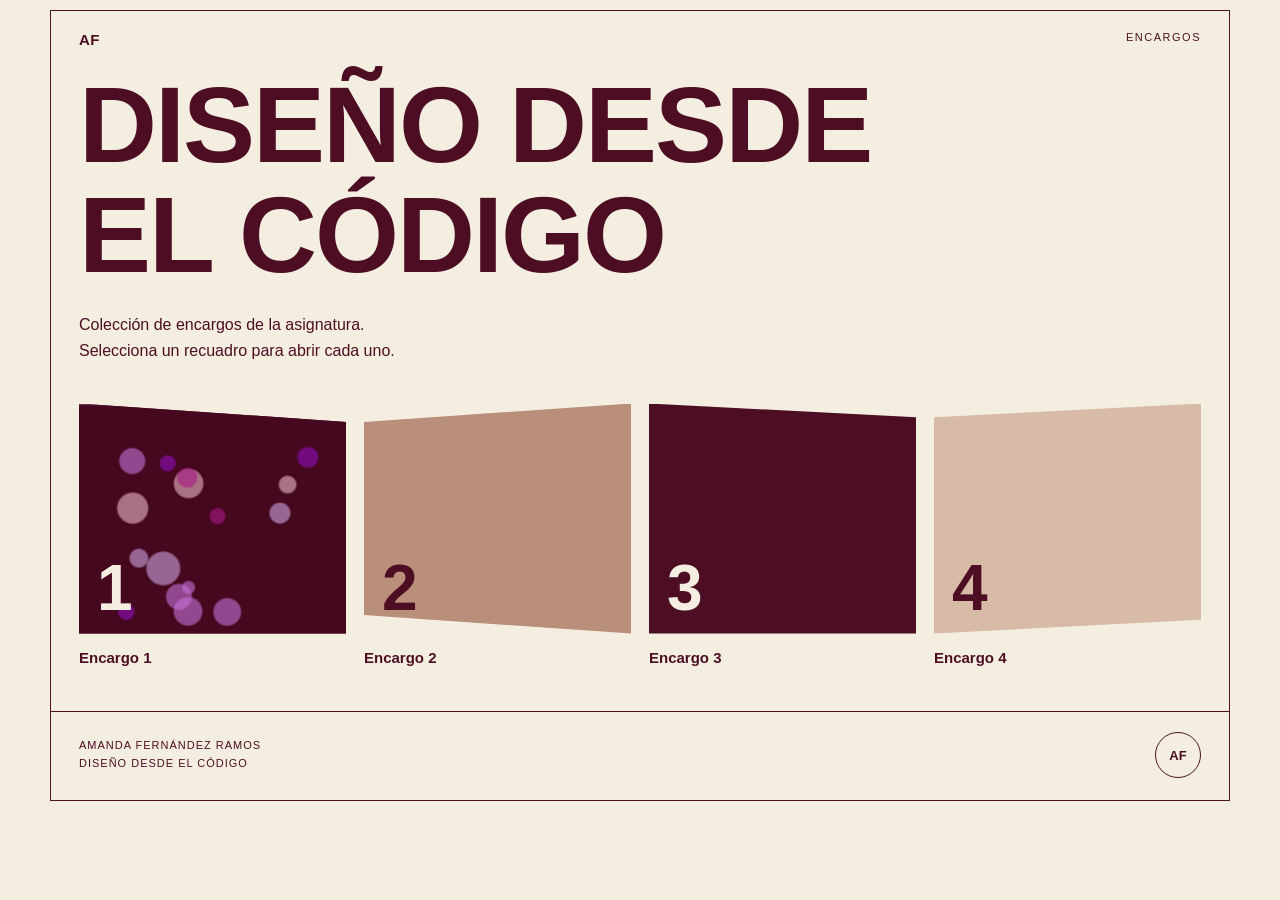
<file: index.html>
<!DOCTYPE html>
<html lang="es">
<head>
<meta charset="UTF-8">
<meta name="viewport" content="width=device-width, initial-scale=1.0">
<meta http-equiv="refresh" content="0; url=curso/">
<title>Diseño desde el Código</title>
</head>
<body>
<p><a href="curso/">Ir a la portada</a></p>
</body>
</html>
</file>
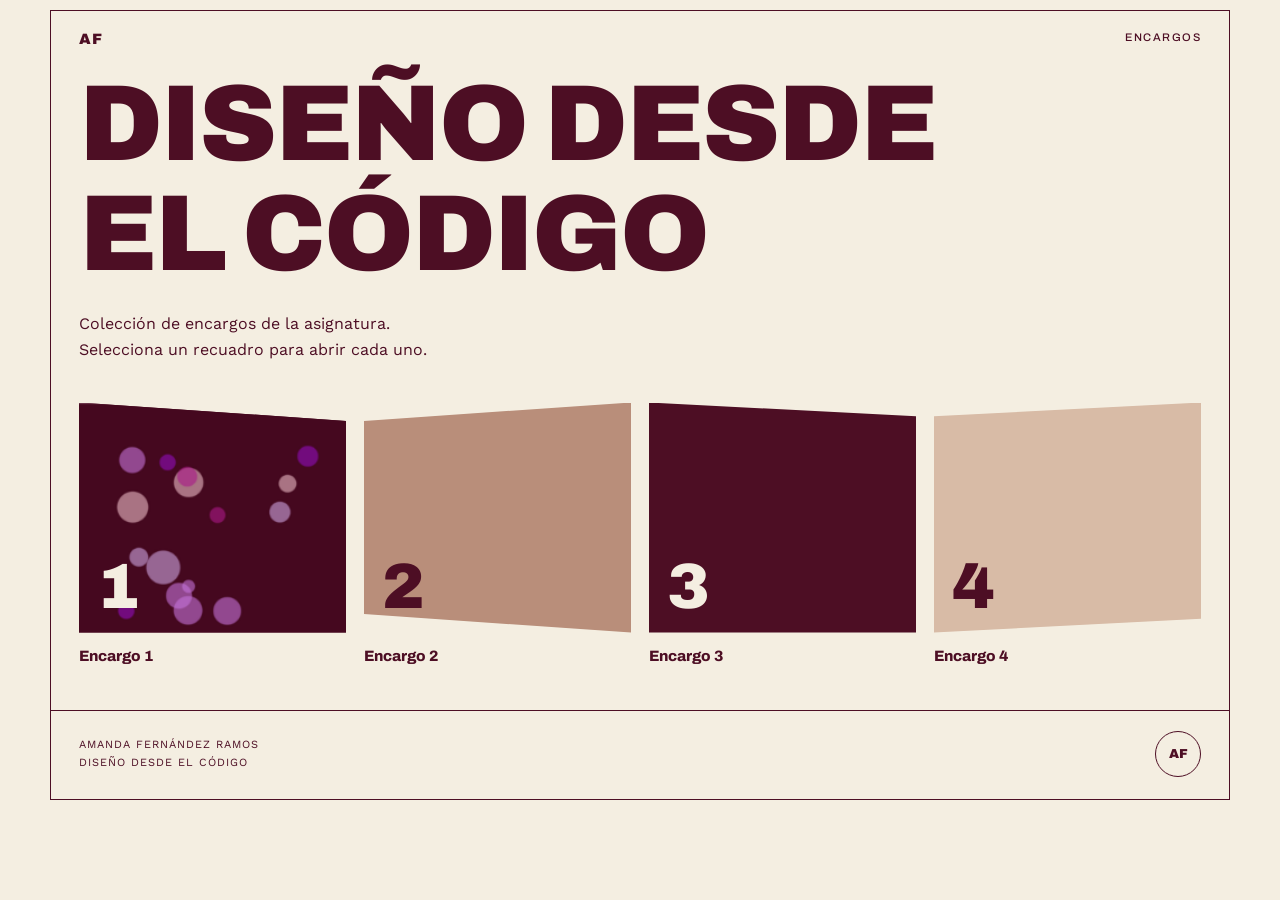
<file: curso/index.html>
<!DOCTYPE html>
<html lang="es">
<head>
<meta charset="UTF-8">
<meta name="viewport" content="width=device-width, initial-scale=1.0">
<title>Diseño desde el Código — Amanda Fernández Ramos</title>
<link rel="preconnect" href="https://fonts.googleapis.com">
<link rel="preconnect" href="https://fonts.gstatic.com" crossorigin>
<link href="https://fonts.googleapis.com/css2?family=Archivo:wght@500;800;900&family=Work+Sans:wght@400;500;600&display=swap" rel="stylesheet">
<link rel="stylesheet" href="style.css">
</head>
<body>

<div class="page-frame">

  <header class="site-header">
    <span>AF</span>
    <p>Encargos</p>
  </header>

  <h1 class="course-title">DISEÑO DESDE<br>EL CÓDIGO</h1>

  <p class="course-intro">
    Colección de encargos de la asignatura.
    Selecciona un recuadro para abrir cada uno.
  </p>

  <!-- Cada recuadro es un link a la carpeta de su encargo. -->
  <div class="assignment-grid">

    <a class="assignment" href="encargo-1/index.html">
      <div class="assignment-box assignment-box--image" style="background-image:url('img/encargo-1.png')"><b>1</b></div>
      <span class="assignment-title">Encargo 1</span>
    </a>

    <a class="assignment" href="encargo-2/index.html">
      <div class="assignment-box"><b>2</b></div>
      <span class="assignment-title">Encargo 2</span>
    </a>

    <a class="assignment" href="encargo-3/index.html">
      <div class="assignment-box"><b>3</b></div>
      <span class="assignment-title">Encargo 3</span>
    </a>

    <a class="assignment" href="encargo-4/index.html">
      <div class="assignment-box"><b>4</b></div>
      <span class="assignment-title">Encargo 4</span>
    </a>

  </div>

  <footer class="site-footer">
    <p>Amanda Fernández Ramos<br>Diseño desde el Código</p>
    <div class="stamp">AF</div>
  </footer>

</div>

</body>
</html>
</file>
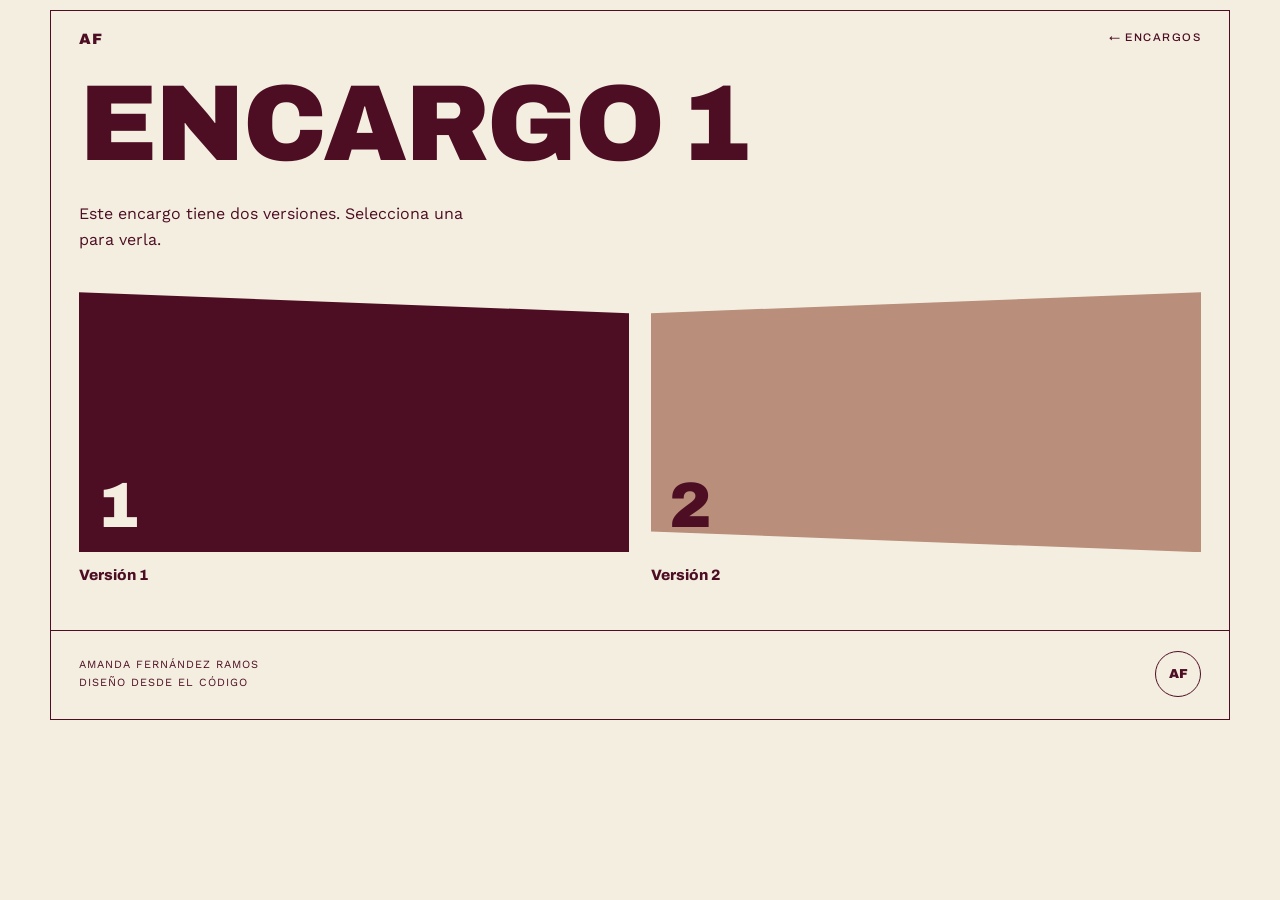
<file: curso/encargo-1/index.html>
<!DOCTYPE html>
<html lang="es">
<head>
<meta charset="UTF-8">
<meta name="viewport" content="width=device-width, initial-scale=1.0">
<title>Encargo 1 — Diseño desde el Código</title>
<link rel="preconnect" href="https://fonts.googleapis.com">
<link rel="preconnect" href="https://fonts.gstatic.com" crossorigin>
<link href="https://fonts.googleapis.com/css2?family=Archivo:wght@500;800;900&family=Work+Sans:wght@400;500;600&display=swap" rel="stylesheet">
<link rel="stylesheet" href="../style.css">
</head>
<body>

<div class="page-frame">

  <header class="site-header">
    <span>AF</span>
    <a class="back-link" href="../index.html">← Encargos</a>
  </header>

  <h1 class="course-title">ENCARGO 1</h1>

  <p class="course-intro">
    Este encargo tiene dos versiones.
    Selecciona una para verla.
  </p>

  <div class="assignment-grid assignment-grid--two">

    <a class="assignment" href="version-1/index.html">
      <div class="assignment-box"><b>1</b></div>
      <span class="assignment-title">Versión 1</span>
    </a>

    <a class="assignment" href="version-2/index.html">
      <div class="assignment-box"><b>2</b></div>
      <span class="assignment-title">Versión 2</span>
    </a>

  </div>

  <footer class="site-footer">
    <p>Amanda Fernández Ramos<br>Diseño desde el Código</p>
    <div class="stamp">AF</div>
  </footer>

</div>

</body>
</html>
</file>
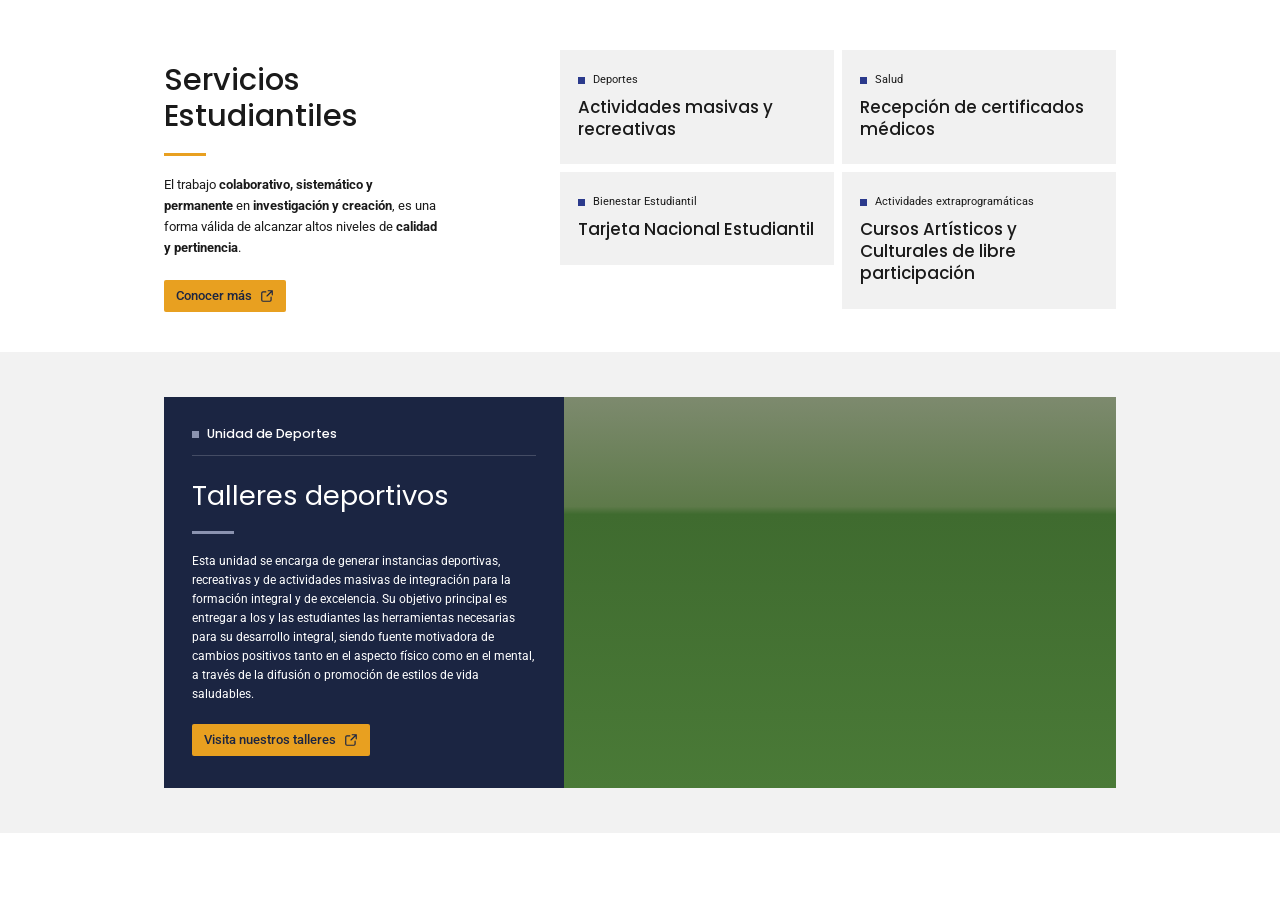
<file: curso/encargo-2/index.html>
<!DOCTYPE html>
<html lang="es">
<head>
  <meta charset="UTF-8">
  <meta name="viewport" content="width=device-width, initial-scale=1.0">
  <title>Servicios Estudiantiles</title>
  <link rel="preconnect" href="https://fonts.googleapis.com">
  <link rel="preconnect" href="https://fonts.gstatic.com" crossorigin>
  <link href="https://fonts.googleapis.com/css2?family=Poppins:wght@400;500;600&family=Roboto:wght@400;500;700&display=swap" rel="stylesheet">
  <link rel="stylesheet" href="styles.css">
</head>
<body>

  <!-- SECCIÓN 1: Presentación + tarjetas -->
  <section class="servicios">
    <div class="container servicios__grid">

      <div class="servicios__intro">
        <h2 class="titulo">Servicios Estudiantiles</h2>
        <span class="linea linea--naranja"></span>
        <p class="texto">
          El trabajo <strong>colaborativo, sistemático y permanente</strong> en
          <strong>investigación y creación</strong>, es una forma válida de
          alcanzar altos niveles de <strong>calidad y pertinencia</strong>.
        </p>
        <a href="#" class="boton">
          Conocer más
          <svg class="icono" viewBox="0 0 24 24" aria-hidden="true">
            <path d="M14 3h7v7M21 3l-9 9M19 14v5a2 2 0 0 1-2 2H5a2 2 0 0 1-2-2V7a2 2 0 0 1 2-2h5"/>
          </svg>
        </a>
      </div>

      <div class="servicios__cards">
        <div class="col">
          <a href="#" class="card">
            <span class="etiqueta">Deportes</span>
            <h3 class="card__titulo">Actividades masivas y recreativas</h3>
          </a>
          <a href="#" class="card">
            <span class="etiqueta">Bienestar Estudiantil</span>
            <h3 class="card__titulo">Tarjeta Nacional Estudiantil</h3>
          </a>
        </div>

        <div class="col">
          <a href="#" class="card">
            <span class="etiqueta">Salud</span>
            <h3 class="card__titulo">Recepción de certificados médicos</h3>
          </a>
          <a href="#" class="card">
            <span class="etiqueta">Actividades extraprogramáticas</span>
            <h3 class="card__titulo">Cursos Artísticos y Culturales de libre participación</h3>
          </a>
        </div>
      </div>

    </div>
  </section>

  <!-- SECCIÓN 2: Bloque destacado con imagen -->
  <section class="destacado">
    <div class="container">
      <div class="destacado__box">

        <div class="destacado__info">
          <p class="destacado__unidad">
            <span class="cuadrito cuadrito--claro"></span>Unidad de Deportes
          </p>
          <hr class="separador">
          <h2 class="destacado__titulo">Talleres deportivos</h2>
          <span class="linea linea--clara"></span>
          <p class="destacado__texto">
            Esta unidad se encarga de generar instancias deportivas, recreativas
            y de actividades masivas de integración para la formación integral
            y de excelencia. Su objetivo principal es entregar a los y las
            estudiantes las herramientas necesarias para su desarrollo integral,
            siendo fuente motivadora de cambios positivos tanto en el aspecto
            físico como en el mental, a través de la difusión o promoción de
            estilos de vida saludables.
          </p>
          <a href="#" class="boton">
            Visita nuestros talleres
            <svg class="icono" viewBox="0 0 24 24" aria-hidden="true">
              <path d="M14 3h7v7M21 3l-9 9M19 14v5a2 2 0 0 1-2 2H5a2 2 0 0 1-2-2V7a2 2 0 0 1 2-2h5"/>
            </svg>
          </a>
        </div>

        <!-- Reemplaza este div por: <img src="tu-foto.jpg" alt="..."> -->
        <div class="destacado__imagen" role="img" aria-label="Imagen de actividad deportiva"></div>

      </div>
    </div>
  </section>

</body>
</html>
</file>
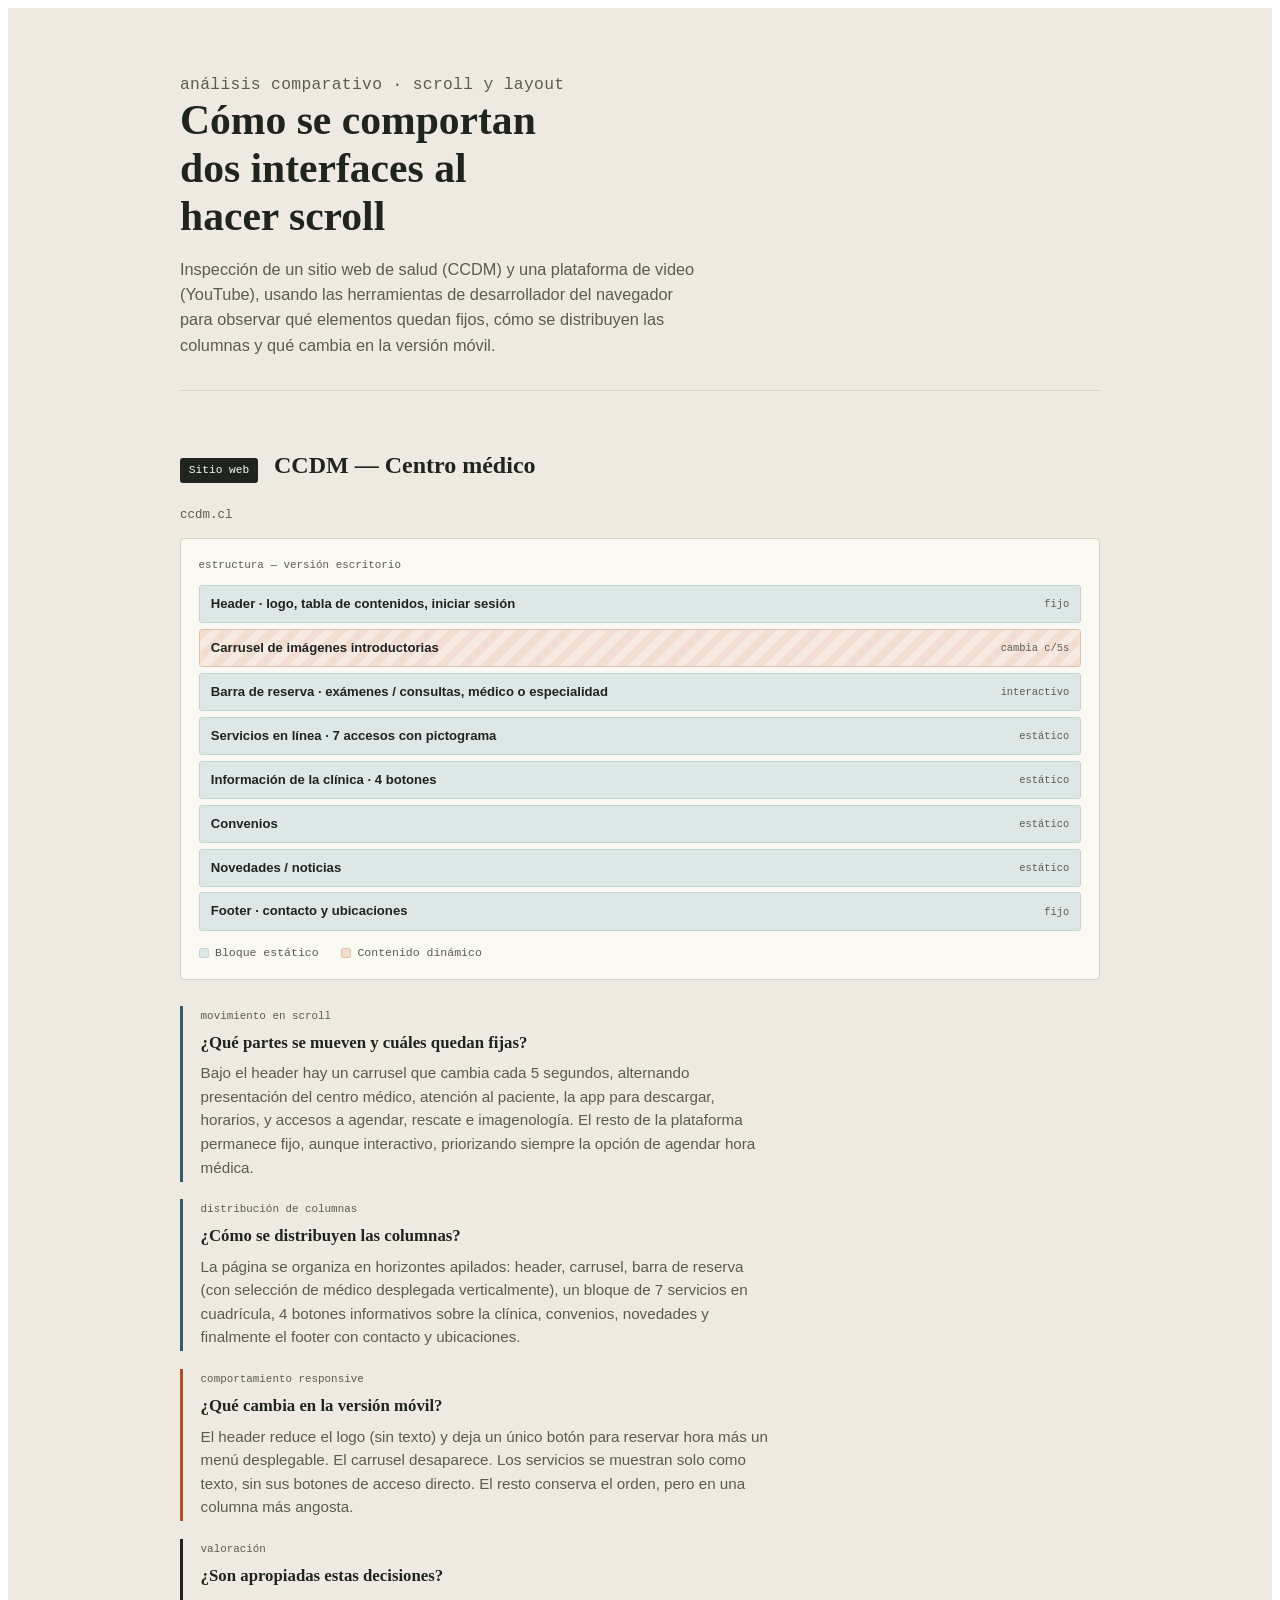
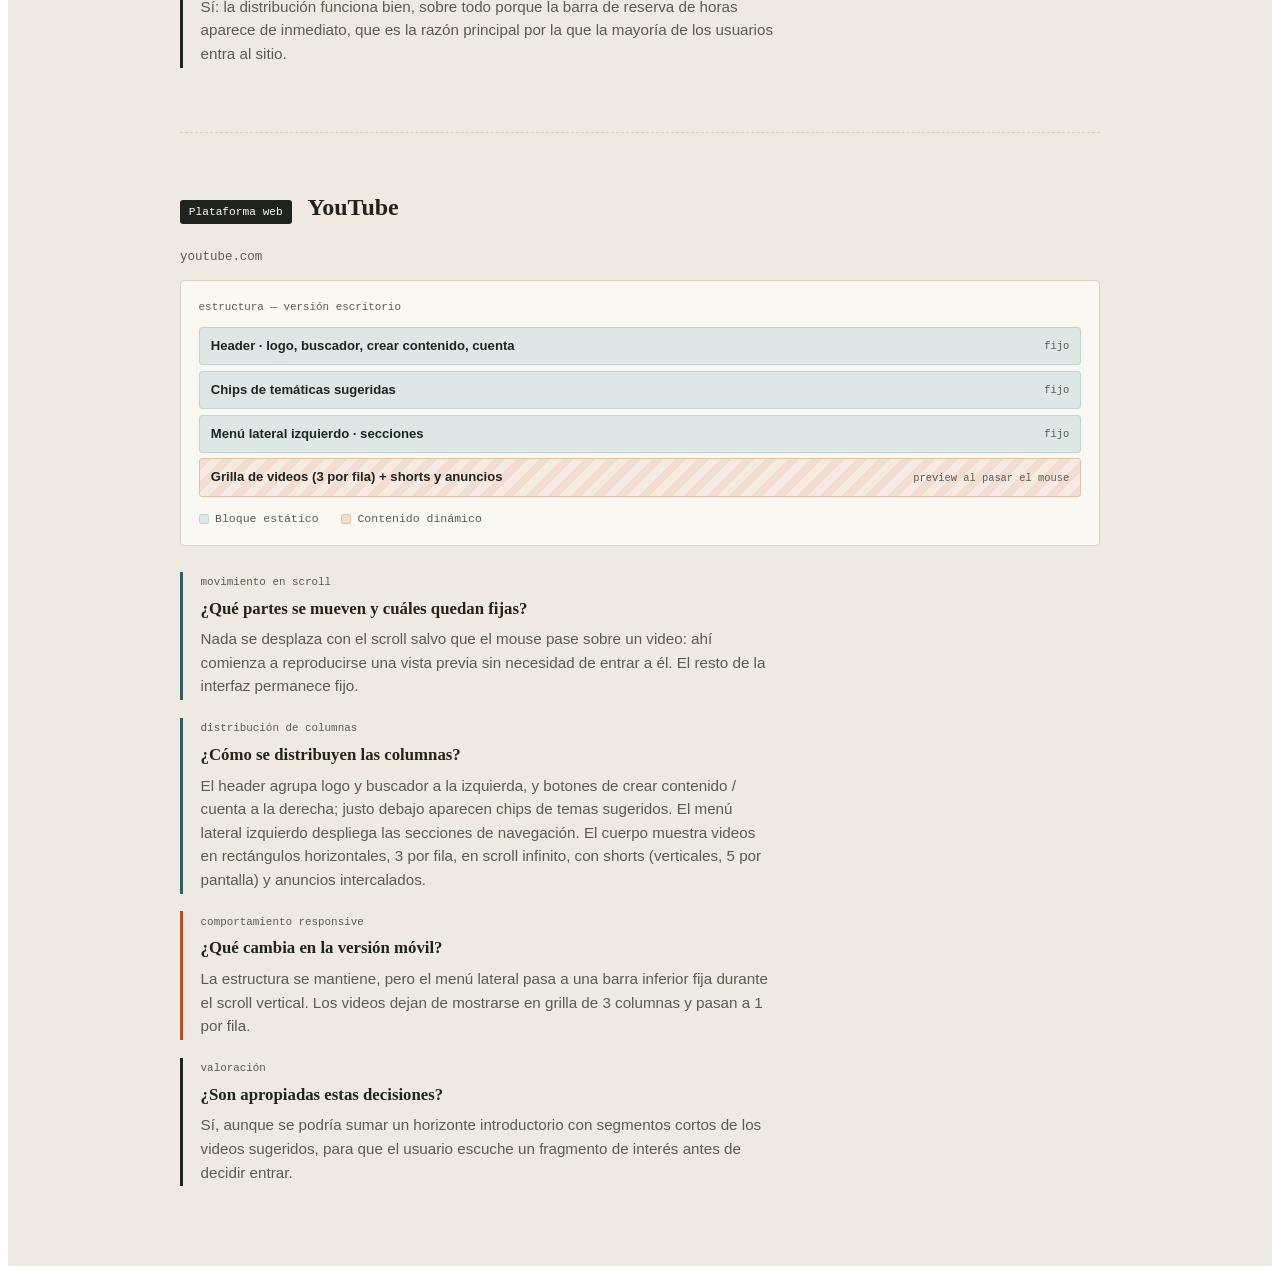
<file: curso/encargo-3/index.html>
<!DOCTYPE html>
<html lang="es">
<head>
<meta charset="UTF-8">
<meta name="viewport" content="width=device-width, initial-scale=1.0">
<title>Análisis UX — CCDM y YouTube</title>
<link rel="stylesheet" href="analisis-ux.css">
</head>
<body>

<section class="ux-analysis">
  <div class="ux-analysis__inner">

    <header class="ux-header">
      <p class="ux-header__kicker">análisis comparativo · scroll y layout</p>
      <h1>Cómo se comportan dos interfaces al hacer scroll</h1>
      <p>Inspección de un sitio web de salud (CCDM) y una plataforma de video (YouTube), usando las herramientas de desarrollador del navegador para observar qué elementos quedan fijos, cómo se distribuyen las columnas y qué cambia en la versión móvil.</p>
    </header>

    <!-- ============ SITIO 1: CCDM ============ -->
    <article class="site">
      <div class="site__head">
        <span class="site__type">Sitio web</span>
        <h2 class="site__name">CCDM — Centro médico</h2>
      </div>
      <p class="site__url">ccdm.cl</p>

      <div class="wireframe">
        <p class="wireframe__viewport-label">estructura — versión escritorio</p>
        <div class="wireframe__stack">
          <div class="wf-block wf-block--fixed">
            <span class="wf-block__label">Header · logo, tabla de contenidos, iniciar sesión</span>
            <span class="wf-block__tag">fijo</span>
          </div>
          <div class="wf-block wf-block--dynamic">
            <span class="wf-block__label">Carrusel de imágenes introductorias</span>
            <span class="wf-block__tag">cambia c/5s</span>
          </div>
          <div class="wf-block wf-block--fixed">
            <span class="wf-block__label">Barra de reserva · exámenes / consultas, médico o especialidad</span>
            <span class="wf-block__tag">interactivo</span>
          </div>
          <div class="wf-block wf-block--fixed">
            <span class="wf-block__label">Servicios en línea · 7 accesos con pictograma</span>
            <span class="wf-block__tag">estático</span>
          </div>
          <div class="wf-block wf-block--fixed">
            <span class="wf-block__label">Información de la clínica · 4 botones</span>
            <span class="wf-block__tag">estático</span>
          </div>
          <div class="wf-block wf-block--fixed">
            <span class="wf-block__label">Convenios</span>
            <span class="wf-block__tag">estático</span>
          </div>
          <div class="wf-block wf-block--fixed">
            <span class="wf-block__label">Novedades / noticias</span>
            <span class="wf-block__tag">estático</span>
          </div>
          <div class="wf-block wf-block--fixed">
            <span class="wf-block__label">Footer · contacto y ubicaciones</span>
            <span class="wf-block__tag">fijo</span>
          </div>
        </div>
        <div class="wf-legend">
          <span><i class="dot--fixed"></i>Bloque estático</span>
          <span><i class="dot--dynamic"></i>Contenido dinámico</span>
        </div>
      </div>

      <div class="qa">
        <div class="qa__item" data-cat="scroll">
          <p class="qa__cat">movimiento en scroll</p>
          <h3 class="qa__q">¿Qué partes se mueven y cuáles quedan fijas?</h3>
          <p class="qa__a">Bajo el header hay un carrusel que cambia cada 5 segundos, alternando presentación del centro médico, atención al paciente, la app para descargar, horarios, y accesos a agendar, rescate e imagenología. El resto de la plataforma permanece fijo, aunque interactivo, priorizando siempre la opción de agendar hora médica.</p>
        </div>
        <div class="qa__item" data-cat="estructura">
          <p class="qa__cat">distribución de columnas</p>
          <h3 class="qa__q">¿Cómo se distribuyen las columnas?</h3>
          <p class="qa__a">La página se organiza en horizontes apilados: header, carrusel, barra de reserva (con selección de médico desplegada verticalmente), un bloque de 7 servicios en cuadrícula, 4 botones informativos sobre la clínica, convenios, novedades y finalmente el footer con contacto y ubicaciones.</p>
        </div>
        <div class="qa__item" data-cat="responsive">
          <p class="qa__cat">comportamiento responsive</p>
          <h3 class="qa__q">¿Qué cambia en la versión móvil?</h3>
          <p class="qa__a">El header reduce el logo (sin texto) y deja un único botón para reservar hora más un menú desplegable. El carrusel desaparece. Los servicios se muestran solo como texto, sin sus botones de acceso directo. El resto conserva el orden, pero en una columna más angosta.</p>
        </div>
        <div class="qa__item" data-cat="valoracion">
          <p class="qa__cat">valoración</p>
          <h3 class="qa__q">¿Son apropiadas estas decisiones?</h3>
          <p class="qa__a">Sí: la distribución funciona bien, sobre todo porque la barra de reserva de horas aparece de inmediato, que es la razón principal por la que la mayoría de los usuarios entra al sitio.</p>
        </div>
      </div>
    </article>

    <hr class="site__divider">

    <!-- ============ SITIO 2: YOUTUBE ============ -->
    <article class="site" style="margin-top:3.5rem;">
      <div class="site__head">
        <span class="site__type">Plataforma web</span>
        <h2 class="site__name">YouTube</h2>
      </div>
      <p class="site__url">youtube.com</p>

      <div class="wireframe">
        <p class="wireframe__viewport-label">estructura — versión escritorio</p>
        <div class="wireframe__stack">
          <div class="wf-block wf-block--fixed">
            <span class="wf-block__label">Header · logo, buscador, crear contenido, cuenta</span>
            <span class="wf-block__tag">fijo</span>
          </div>
          <div class="wf-block wf-block--fixed">
            <span class="wf-block__label">Chips de temáticas sugeridas</span>
            <span class="wf-block__tag">fijo</span>
          </div>
          <div class="wf-block wf-block--fixed">
            <span class="wf-block__label">Menú lateral izquierdo · secciones</span>
            <span class="wf-block__tag">fijo</span>
          </div>
          <div class="wf-block wf-block--dynamic">
            <span class="wf-block__label">Grilla de videos (3 por fila) + shorts y anuncios</span>
            <span class="wf-block__tag">preview al pasar el mouse</span>
          </div>
        </div>
        <div class="wf-legend">
          <span><i class="dot--fixed"></i>Bloque estático</span>
          <span><i class="dot--dynamic"></i>Contenido dinámico</span>
        </div>
      </div>

      <div class="qa">
        <div class="qa__item" data-cat="scroll">
          <p class="qa__cat">movimiento en scroll</p>
          <h3 class="qa__q">¿Qué partes se mueven y cuáles quedan fijas?</h3>
          <p class="qa__a">Nada se desplaza con el scroll salvo que el mouse pase sobre un video: ahí comienza a reproducirse una vista previa sin necesidad de entrar a él. El resto de la interfaz permanece fijo.</p>
        </div>
        <div class="qa__item" data-cat="estructura">
          <p class="qa__cat">distribución de columnas</p>
          <h3 class="qa__q">¿Cómo se distribuyen las columnas?</h3>
          <p class="qa__a">El header agrupa logo y buscador a la izquierda, y botones de crear contenido / cuenta a la derecha; justo debajo aparecen chips de temas sugeridos. El menú lateral izquierdo despliega las secciones de navegación. El cuerpo muestra videos en rectángulos horizontales, 3 por fila, en scroll infinito, con shorts (verticales, 5 por pantalla) y anuncios intercalados.</p>
        </div>
        <div class="qa__item" data-cat="responsive">
          <p class="qa__cat">comportamiento responsive</p>
          <h3 class="qa__q">¿Qué cambia en la versión móvil?</h3>
          <p class="qa__a">La estructura se mantiene, pero el menú lateral pasa a una barra inferior fija durante el scroll vertical. Los videos dejan de mostrarse en grilla de 3 columnas y pasan a 1 por fila.</p>
        </div>
        <div class="qa__item" data-cat="valoracion">
          <p class="qa__cat">valoración</p>
          <h3 class="qa__q">¿Son apropiadas estas decisiones?</h3>
          <p class="qa__a">Sí, aunque se podría sumar un horizonte introductorio con segmentos cortos de los videos sugeridos, para que el usuario escuche un fragmento de interés antes de decidir entrar.</p>
        </div>
      </div>
    </article>

  </div>
</section>

</body>
</html>
</file>
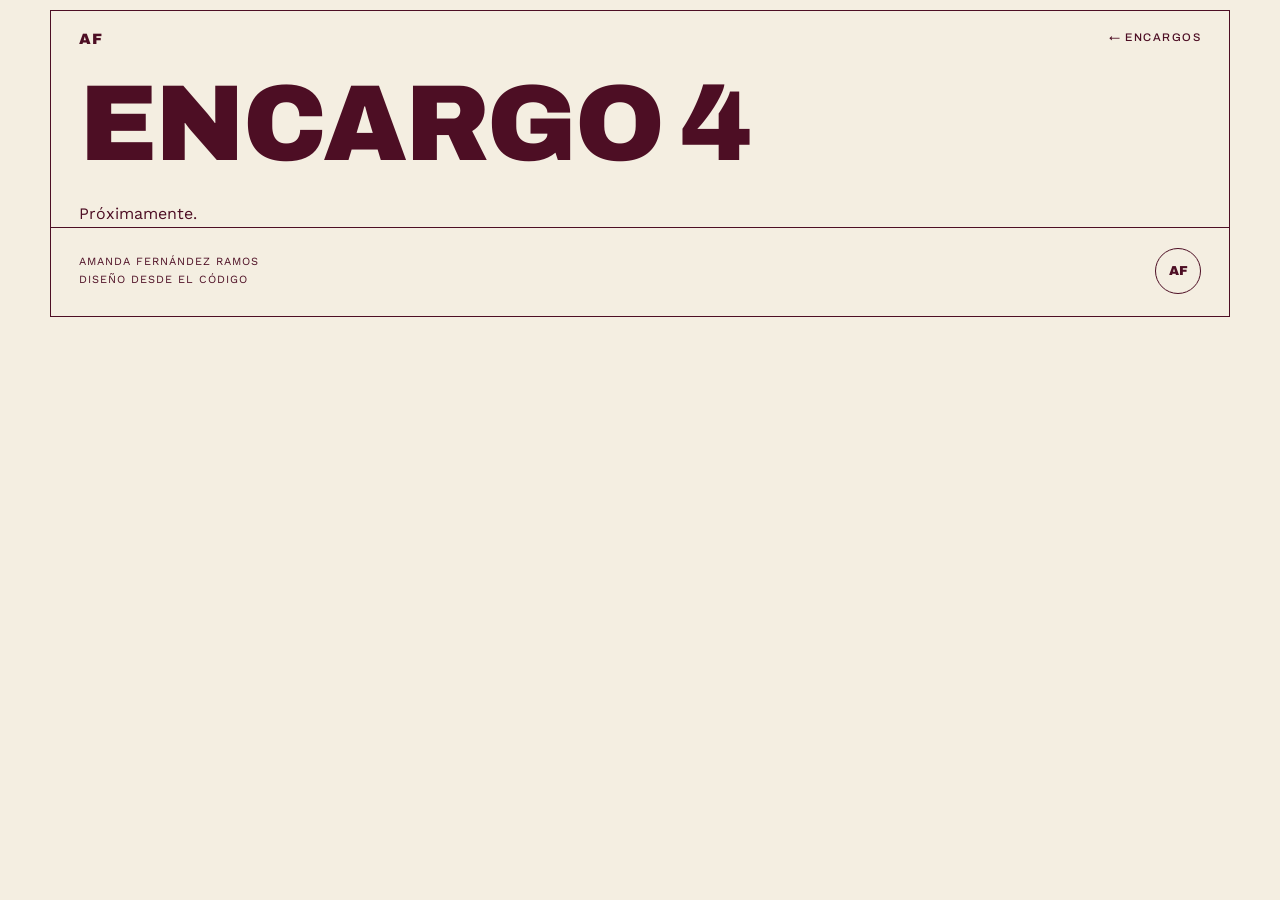
<file: curso/encargo-4/index.html>
<!DOCTYPE html>
<html lang="es">
<head>
<meta charset="UTF-8">
<meta name="viewport" content="width=device-width, initial-scale=1.0">
<title>Encargo 4 — Diseño desde el Código</title>
<link rel="preconnect" href="https://fonts.googleapis.com">
<link rel="preconnect" href="https://fonts.gstatic.com" crossorigin>
<link href="https://fonts.googleapis.com/css2?family=Archivo:wght@500;800;900&family=Work+Sans:wght@400;500;600&display=swap" rel="stylesheet">
<link rel="stylesheet" href="../style.css">
</head>
<body>
<div class="page-frame">
  <header class="site-header">
    <span>AF</span>
    <a class="back-link" href="../index.html">← Encargos</a>
  </header>
  <h1 class="course-title">ENCARGO 4</h1>
  <p class="course-intro">Próximamente.</p>
  <footer class="site-footer">
    <p>Amanda Fernández Ramos<br>Diseño desde el Código</p>
    <div class="stamp">AF</div>
  </footer>
</div>
</body>
</html>
</file>
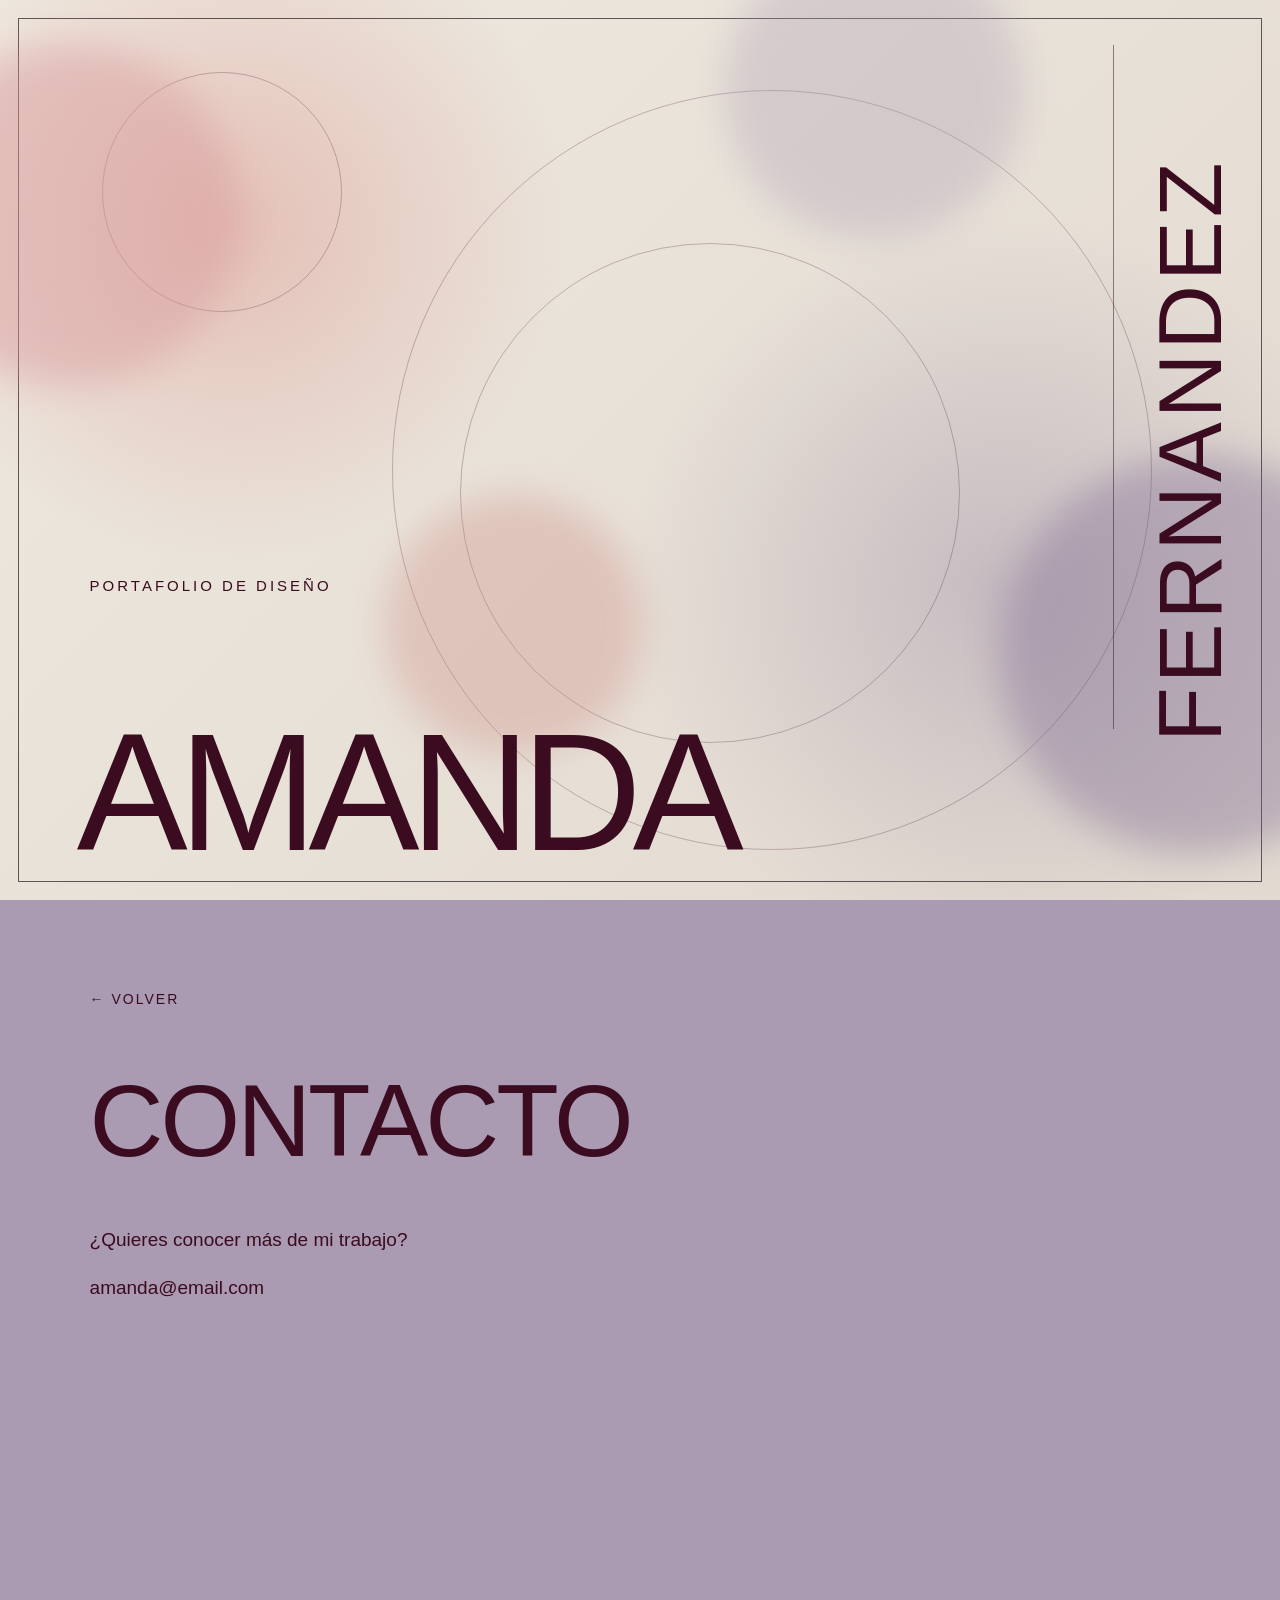
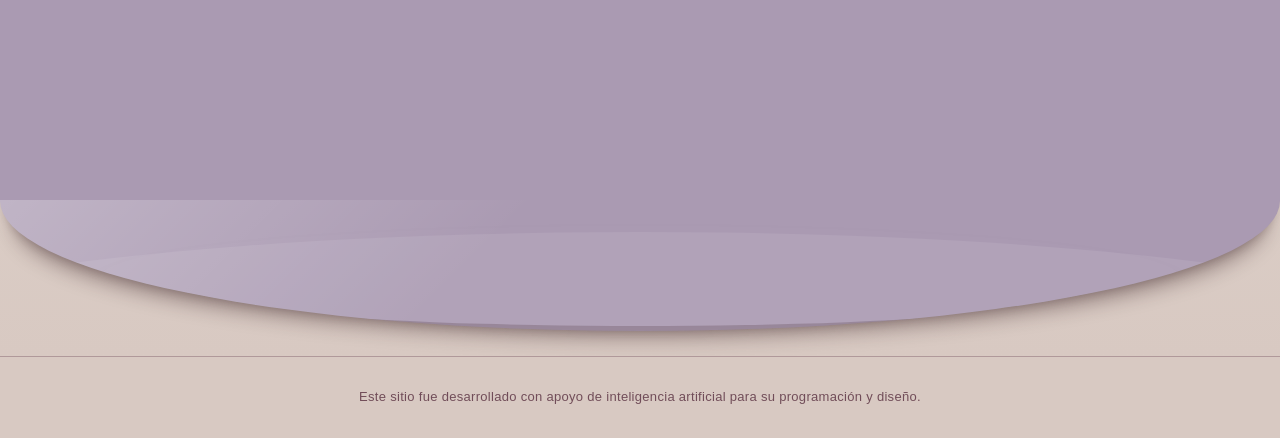
<file: curso/encargo-1/version-1/index.html>
<!DOCTYPE html>
<html lang="es">
<head>
<meta charset="UTF-8">
<meta name="viewport" content="width=device-width, initial-scale=1.0">
<title>Amanda Fernández — Portafolio de diseño (versión 1)</title>
</head>
<body>
<!--
  IMPORTANTE (solo si publicas fuera de CodePen):
  En CodePen, ve a Settings > HTML > "Stuff for <head>"
  y pega ahí esta línea, para que el sitio se vea bien
  en celulares reales:

  <meta name="viewport" content="width=device-width, initial-scale=1.0">

  CodePen ya la agrega automáticamente en su preview,
  así que dentro del editor no es obligatorio, pero
  conviene tenerla guardada para cuando exportes el sitio.
-->


<style>

/* =========================================================
   BASE
========================================================= */

* {
  box-sizing: border-box;
  margin: 0;
  padding: 0;
}

html {
  scroll-behavior: smooth;
}

body {
  background: #eee9df;
  color: #211a1d;
  font-family: Arial, Helvetica, sans-serif;
}

body.view-open {
  overflow: hidden;
}


/* =========================================================
   PORTADA
========================================================= */

.hero {
  height: 100vh;
  min-height: 680px;
  position: relative;
  overflow: hidden;

  background:
    radial-gradient(
      circle at 18% 25%,
      rgba(212,111,104,.32),
      transparent 27%
    ),
    radial-gradient(
      circle at 78% 65%,
      rgba(118,97,140,.28),
      transparent 32%
    ),
    linear-gradient(
      135deg,
      #eee9df,
      #e2d9d0
    );
}


/* marco exterior */

.hero-frame {
  position: absolute;
  inset: 18px;
  border: 1px solid rgba(33,26,29,.7);
}


/* =========================================================
   FORMAS DEL FONDO
========================================================= */

.orbit {
  position: absolute;
  border-radius: 50%;
  border: 1px solid rgba(59,11,32,.25);
}

.orbit.one {
  width: 760px;
  height: 760px;
  right: 10%;
  top: 10%;
}

.orbit.two {
  width: 500px;
  height: 500px;
  right: 25%;
  top: 27%;
}

.orbit.three {
  width: 240px;
  height: 240px;
  left: 8%;
  top: 8%;
}


.stain {
  position: absolute;
  border-radius: 50%;
  filter: blur(18px);
  pointer-events: none;
}

.stain.one {
  width: 340px;
  height: 340px;
  left: -100px;
  top: 5%;
  background: #d99a9d;
  opacity: .45;

  animation:
    driftOne
    16s
    infinite
    ease-in-out;
}

.stain.two {
  width: 400px;
  height: 400px;
  right: -120px;
  bottom: 5%;
  background: #76618c;
  opacity: .35;

  animation:
    driftTwo
    19s
    infinite
    ease-in-out;
}

.stain.three {
  width: 260px;
  height: 260px;
  left: 30%;
  top: 55%;
  background: #c98279;
  opacity: .3;

  animation:
    driftThree
    14s
    infinite
    ease-in-out;
}

.stain.four {
  width: 300px;
  height: 300px;
  right: 20%;
  top: -60px;
  background: #aa9ab2;
  opacity: .32;

  animation:
    driftFour
    18s
    infinite
    ease-in-out;
}


/* =========================================================
   TEXTO PORTADA
========================================================= */

.portfolio {
  position: absolute;
  left: 7%;
  bottom: 34%;

  font-size: 15px;
  letter-spacing: 3px;
  text-transform: uppercase;

  color: #3b0b20;

  z-index: 2;
}


.name {
  position: absolute;
  left: 6%;
  bottom: 5%;

  font-size:
    clamp(
      90px,
      13vw,
      190px
    );

  font-weight: 300;
  line-height: .75;
  letter-spacing: -9px;

  color: #3b0b20;

  z-index: 1;
}


.lastname {
  position: absolute;
  right: 3%;
  top: 3%;
  bottom: 3%;

  display: flex;
  align-items: center;
  justify-content: center;

  writing-mode: vertical-rl;
  transform: rotate(180deg);

  font-size:
    clamp(
      50px,
      min(7vw, 11vh),
      100px
    );

  font-weight: 300;
  letter-spacing: 4px;

  color: #3b0b20;

  white-space: nowrap;
}


.vertical-line {
  position: absolute;

  right: 13%;
  top: 5%;

  height: 76%;
  width: 1px;

  background:
    rgba(59,11,32,.5);
}


/* =========================================================
   MENÚ DE NAVEGACIÓN
========================================================= */

.site-nav {

  position: sticky;
  top: 0;

  z-index: 50;

  display: flex;

  justify-content: center;

  gap: 45px;

  padding: 22px 5%;

  background: #e7dfd5;

  border-bottom: 1px solid rgba(59,11,32,.2);
}


.site-nav a {

  display: inline-block;

  color: #3b0b20;

  text-decoration: none;

  font-size: 14px;

  letter-spacing: 2px;

  text-transform: uppercase;

  padding-bottom: 4px;

  border-bottom: 1px solid transparent;

  transform: translateY(0);

  transition:
    transform .4s ease,
    border-bottom-color .35s ease,
    letter-spacing .4s ease;
}


.site-nav a:hover {

  border-bottom-color: rgba(59,11,32,.6);

  transform: translateY(-4px);

  letter-spacing: 2.6px;
}


@media(max-width:700px) {

  .site-nav {

    gap: 20px;

    padding: 16px 4%;

    flex-wrap: wrap;
  }

  .site-nav a {

    font-size: 11px;

    letter-spacing: 1px;
  }

}


/* =========================================================
   SECCIÓN DE MEDIALUNAS
========================================================= */

.sections {
  position: relative;

  padding-top: 40px;
  padding-bottom: 130px;

  background:
    linear-gradient(
      180deg,
      #e7dfd5,
      #d8c9c2
    );

  overflow: hidden;
}


/* =========================================================
   CADA MEDIALUNA (dispara la vista de pantalla completa)
========================================================= */

.fold {

  --panel: #e7b5aa;

  position: relative;

  width: 100%;

  height: 310px;

  border-radius:
    0 0
    50% 50%
    /
    0 0
    42% 42%;

  background:
    linear-gradient(
      135deg,
      rgba(255,255,255,.35),
      transparent 45%
    ),
    var(--panel);

  border: none;

  margin-bottom: -105px;

  overflow: hidden;

  cursor: pointer;

  z-index: 2;

  box-shadow:

    0 20px 20px
      -14px
      rgba(45,20,25,.4),

    0 6px 10px
      -6px
      rgba(45,20,25,.2);

  transition:

    box-shadow .5s ease,

    transform .5s ease;
}


/* =========================================================
   COLORES DE CADA MEDIALUNA
========================================================= */

.fold:nth-child(1) {
  --panel: #e5aaa1;
  z-index: 10;
}

.fold:nth-child(2) {
  --panel: #cbb9d1;
  z-index: 9;
}

.fold:nth-child(3) {
  --panel: #c98279;
  z-index: 8;
}

.fold:nth-child(4) {
  --panel: #aa9ab2;
  z-index: 7;
}


/* =========================================================
   CURVA INTERIOR
========================================================= */

.fold::after {

  content: "";

  position: absolute;

  left: -15%;

  bottom: -43%;

  width: 130%;
  height: 75%;

  border-radius: 50%;

  background:
    rgba(255,255,255,.08);

  border-top: none;

  pointer-events: none;
}


/* =========================================================
   SOMBRA INTERIOR
========================================================= */

.fold::before {

  content: "";

  position: absolute;

  left: 8%;
  right: 8%;

  bottom: 5px;

  height: 100px;

  border-radius: 50%;

  box-shadow:
    0 18px 20px
    rgba(45,20,25,.22);

  pointer-events: none;
}


/* =========================================================
   CONTENIDO DE LA MEDIALUNA (título + flecha)
========================================================= */

.fold-inner {

  position: relative;

  z-index: 5;

  height: 100%;

  display: flex;

  justify-content: center;

  align-items: center;
}


.fold-title {

  position: absolute;

  left: 0;
  right: 0;

  top: 50%;

  text-align: center;

  transform:
    translateY(-50%);

  color: #3b0b20;

  font-size:
    clamp(
      35px,
      5vw,
      70px
    );

  font-weight: 300;

  letter-spacing: -2px;

  z-index: 5;

  transition:
    transform .5s ease;
}


.arrow {

  position: absolute;

  right: 7%;
  top: 50%;

  transform:
    translateY(-50%);

  font-size: 30px;

  color: #3b0b20;

  transition:
    .5s ease;
}


.fold:hover {

  transform:
    translateY(-8px);

  box-shadow:

    0 22px 24px
      -14px
      rgba(45,20,25,.45);
}


.fold:hover .fold-title {

  transform:
    translateY(-58%);
}


.fold:hover .arrow {

  transform:
    translateY(-50%)
    translateX(8px);
}


/* =========================================================
   VISTA DE PANTALLA COMPLETA (la "otra página")
========================================================= */

.page-view {

  position: fixed;

  inset: 0;

  z-index: 200;

  background: var(--page-color, #e5aaa1);

  overflow-y: auto;

  padding: 90px 7% 100px;

  transform: translateY(100%);

  transition:
    transform .65s
    cubic-bezier(.65,0,.35,1);
}


.page-view.active {

  transform: translateY(0);
}


.view-back {

  display: inline-block;

  background: none;

  border: none;

  cursor: pointer;

  margin-bottom: 50px;

  color: #3b0b20;

  font-size: 14px;

  letter-spacing: 2px;

  text-transform: uppercase;

  font-family: inherit;

  padding: 0 0 4px;

  border-bottom: 1px solid transparent;

  transition: .35s;
}


.view-back:hover {

  border-bottom-color: rgba(59,11,32,.6);
}


.page-view h1 {

  font-size:
    clamp(
      48px,
      8vw,
      110px
    );

  font-weight: 300;

  letter-spacing: -3px;

  color: #3b0b20;

  margin-bottom: 45px;
}


.view-content p {

  max-width: 700px;

  color: #3b0b20;

  font-size: 19px;

  line-height: 1.6;

  margin-bottom: 18px;
}


/* =========================================================
   PROYECTOS
========================================================= */

.project-list {

  display: flex;

  flex-wrap: wrap;

  gap: 40px 50px;

  margin-top: 15px;
}


/* =========================================================
   BOTONES PÍLDORA (intereses personales)
========================================================= */

.pill-list {

  display: flex;

  flex-wrap: wrap;

  gap: 15px;

  margin: 10px 0 25px;
}


.pill-btn {

  padding:
    14px
    22px;

  border:
    1px solid
    rgba(59,11,32,.5);

  border-radius: 100px;

  background: transparent;

  color: #3b0b20;

  text-decoration: none;

  font-family: inherit;

  font-size: 15px;

  cursor: pointer;

  transition: .4s;
}


.pill-btn:hover {

  background: #3b0b20;

  color: #eee9df;

  transform:
    translateY(-5px);
}


/* =========================================================
   LINKS CIRCULARES (proyectos y talleres)
========================================================= */

.circle-item {

  position: relative;

  display: flex;

  flex-direction: column;

  align-items: center;

  gap: 14px;

  width: 190px;

  text-align: center;
}


/* Colores de las manchas, alternados */

.circle-item:nth-child(4n+1) {
  --circle-color: #d99a9d;
}

.circle-item:nth-child(4n+2) {
  --circle-color: #76618c;
}

.circle-item:nth-child(4n+3) {
  --circle-color: #c98279;
}

.circle-item:nth-child(4n+4) {
  --circle-color: #aa9ab2;
}


.circle-link {

  position: relative;

  z-index: 2;

  width: 190px;
  height: 190px;

  border-radius: 50%;

  border: none;

  display: flex;

  align-items: center;

  justify-content: center;

  padding: 24px;

  color: #3b0b20;

  text-decoration: none;

  font-size: 15px;

  font-weight: 600;

  line-height: 1.3;

  background: transparent;
}


/* La mancha difusa detrás del texto */

.circle-link::before {

  content: "";

  position: absolute;

  inset: 0;

  z-index: -1;

  border-radius: 50%;

  background: var(--circle-color, #d99a9d);

  filter: blur(22px);

  opacity: .6;

  transform: scale(1);

  transition:
    opacity .4s ease,
    transform .4s ease;
}


.circle-link:hover::before,
.circle-link:active::before {

  opacity: .85;

  transform: scale(1.08);
}


.circle-link:hover,
.circle-link:active {

  animation:
    floatPulse
    1.8s
    ease-in-out
    infinite;
}


.circle-caption {

  font-size: 13px;

  line-height: 1.4;

  color: #3b0b20;

  opacity: .8;
}


@keyframes floatPulse {

  0%, 100% {
    transform: translateY(0);
  }

  50% {
    transform: translateY(-12px);
  }

}


/* =========================================================
   TALLERES
========================================================= */

.workshop-list {

  display: flex;

  flex-wrap: wrap;

  gap: 40px 50px;

  margin-top: 25px;
}


/* =========================================================
   ANIMACIONES DE LAS MANCHAS
========================================================= */

@keyframes driftOne {

  0% {
    transform:
      translate(0,0)
      scale(1)
      rotate(0deg);
  }

  22% {
    transform:
      translate(90px,-60px)
      scale(1.15)
      rotate(8deg);
  }

  46% {
    transform:
      translate(150px,70px)
      scale(.9)
      rotate(-5deg);
  }

  68% {
    transform:
      translate(40px,130px)
      scale(1.1)
      rotate(4deg);
  }

  85% {
    transform:
      translate(-60px,40px)
      scale(.95)
      rotate(-6deg);
  }

  100% {
    transform:
      translate(0,0)
      scale(1)
      rotate(0deg);
  }

}


@keyframes driftTwo {

  0% {
    transform:
      translate(0,0)
      scale(1)
      rotate(0deg);
  }

  20% {
    transform:
      translate(-80px,-50px)
      scale(.85)
      rotate(-6deg);
  }

  45% {
    transform:
      translate(-140px,60px)
      scale(1.1)
      rotate(5deg);
  }

  70% {
    transform:
      translate(-30px,120px)
      scale(.9)
      rotate(-4deg);
  }

  88% {
    transform:
      translate(60px,20px)
      scale(1.05)
      rotate(6deg);
  }

  100% {
    transform:
      translate(0,0)
      scale(1)
      rotate(0deg);
  }

}


@keyframes driftThree {

  0% {
    transform:
      translate(0,0)
      scale(1)
      rotate(0deg);
  }

  25% {
    transform:
      translate(-70px,50px)
      scale(1.12)
      rotate(-7deg);
  }

  50% {
    transform:
      translate(50px,100px)
      scale(.88)
      rotate(6deg);
  }

  75% {
    transform:
      translate(90px,-30px)
      scale(1.05)
      rotate(-4deg);
  }

  100% {
    transform:
      translate(0,0)
      scale(1)
      rotate(0deg);
  }

}


@keyframes driftFour {

  0% {
    transform:
      translate(0,0)
      scale(1)
      rotate(0deg);
  }

  30% {
    transform:
      translate(60px,80px)
      scale(.9)
      rotate(5deg);
  }

  55% {
    transform:
      translate(-40px,140px)
      scale(1.15)
      rotate(-6deg);
  }

  80% {
    transform:
      translate(-90px,40px)
      scale(.95)
      rotate(4deg);
  }

  100% {
    transform:
      translate(0,0)
      scale(1)
      rotate(0deg);
  }

}


/* =========================================================
   FOOTER / DISCLAIMER
========================================================= */

.site-footer {

  padding: 30px 7%;

  background: #d8c9c2;

  border-top: 1px solid rgba(59,11,32,.25);

  text-align: center;
}


.site-footer p {

  color: rgba(59,11,32,.65);

  font-size: 13px;

  letter-spacing: .3px;

  line-height: 1.6;
}


/* =========================================================
   TABLET
========================================================= */

@media(min-width:701px) and (max-width:1024px) {

  .hero {
    min-height: 640px;
  }


  .name {

    font-size: 16vw;

    letter-spacing: -6px;
  }


  .lastname {

    font-size: min(9vw, 11vh);
  }


  .portfolio {

    font-size: 13px;
  }


  .orbit.one {

    width: 620px;
    height: 620px;

    right: -5%;
  }


  .orbit.two {

    width: 420px;
    height: 420px;
  }


  .fold {

    height: 265px;

    margin-bottom: -80px;
  }


  .view-content p {

    font-size: 17px;
  }


  .project-list {

    gap: 25px;
  }

}


/* =========================================================
   MÓVIL
========================================================= */

@media(max-width:700px) {

  .hero {
    min-height: 620px;
  }


  .name {

    font-size: 21vw;

    left: 7%;
    bottom: 9%;

    letter-spacing: -5px;
  }


  .portfolio {

    left: 8%;
    bottom: 26%;

    font-size: 11px;
  }


  .lastname {

    font-size: min(12vw, 11vh);

    right: 5%;

    top: 2%;
  }


  .vertical-line {

    right: 19%;
  }


  .orbit.one {

    width: 550px;
    height: 550px;

    right: -45%;
  }


  .fold {

    height: 225px;

    margin-bottom: -65px;

    border-radius:
      0 0
      50% 50%
      /
      0 0
      38% 38%;
  }


  .fold-title {

    font-size: 10vw;
  }


  .page-view {

    padding: 60px 8% 80px;
  }


  .view-content p {

    font-size: 16px;
  }


  .project-list,
  .workshop-list {

    justify-content: center;

    gap: 30px;
  }


  .circle-link {

    width: 150px;
    height: 150px;

    font-size: 13px;
  }


  .circle-item {

    width: 150px;
  }

}

</style>


<!-- =========================================================
     PORTADA
========================================================= -->

<section class="hero">

  <div class="hero-frame"></div>

  <div class="orbit one"></div>
  <div class="orbit two"></div>
  <div class="orbit three"></div>

  <div class="stain one"></div>
  <div class="stain two"></div>
  <div class="stain three"></div>
  <div class="stain four"></div>

  <div class="vertical-line"></div>


  <div class="portfolio">
    PORTAFOLIO DE DISEÑO
  </div>


  <div class="name">
    AMANDA
  </div>


  <div class="lastname">
    FERNANDEZ
  </div>

</section>


<!-- =========================================================
     MENÚ DE NAVEGACIÓN
========================================================= -->

<nav class="site-nav">

  <a href="#sobre-mi">Sobre mí</a>

  <a href="#proyectos">Proyectos</a>

  <a href="#talleres">Talleres</a>

  <a href="#contacto">Contacto</a>

</nav>



<!-- =========================================================
     MEDIALUNAS
========================================================= -->

<section class="sections">


  <!-- SOBRE MÍ -->

  <article class="fold" data-target="sobre-mi">

    <div class="fold-inner">

      <h2 class="fold-title">
        SOBRE MÍ
      </h2>

      <div class="arrow">
        →
      </div>

    </div>

  </article>



  <!-- PROYECTOS -->

  <article class="fold" data-target="proyectos">

    <div class="fold-inner">

      <h2 class="fold-title">
        PROYECTOS
      </h2>

      <div class="arrow">
        →
      </div>

    </div>

  </article>



  <!-- TALLERES -->

  <article class="fold" data-target="talleres">

    <div class="fold-inner">

      <h2 class="fold-title">
        TALLERES
      </h2>

      <div class="arrow">
        →
      </div>

    </div>

  </article>



  <!-- CONTACTO -->

  <article class="fold" data-target="contacto">

    <div class="fold-inner">

      <h2 class="fold-title">
        CONTACTO
      </h2>

      <div class="arrow">
        →
      </div>

    </div>

  </article>


</section>


<!-- =========================================================
     FOOTER
========================================================= -->

<footer class="site-footer">

  <p>
    Este sitio fue desarrollado con apoyo de
    inteligencia artificial para su programación y diseño.
  </p>

</footer>


<!-- =========================================================
     VISTAS DE PANTALLA COMPLETA
     (se muestran al presionar cada medialuna)
========================================================= -->

<div class="page-view" id="view-sobre-mi" style="--page-color:#e5aaa1;">

  <button class="view-back" type="button">← Volver</button>

  <h1>SOBRE MÍ</h1>

  <div class="view-content">

    <p>

      Soy Amanda Fernández, estudiante de diseño
      de la Pontificia Universidad Católica de
      Valparaíso. Interesada principalmente en
      el área de objetos e interacción.

    </p>

    <p>

      Dentro de este sitio encontrarás proyectos
      realizados en la carrera, donde experimento
      en estos ámbitos.

    </p>

    <p>

      Sobre mis intereses personales:

    </p>

    <div class="pill-list">

      <button class="pill-btn" type="button">
        La danza y el arte escénico
      </button>

      <button class="pill-btn" type="button">
        La naturaleza
      </button>

    </div>

    <p>

      Busco poder unificar estos intereses
      con el diseño en el futuro.

    </p>

  </div>

</div>


<div class="page-view" id="view-proyectos" style="--page-color:#cbb9d1;">

  <button class="view-back" type="button">← Volver</button>

  <h1>PROYECTOS</h1>

  <div class="view-content">

    <div class="project-list">


      <div class="circle-item">

        <a class="circle-link" href="https://wiki.ead.pucv.cl/Regulador_luminoso_para_la_atenci%C3%B3n_lectora_y_sonora_-_Amanda_Fernandez" target="_blank" rel="noopener noreferrer">
          Regulador lumínico para la atención lectora y sonora
        </a>

        <p class="circle-caption">
          Proyecto de diseño enfocado en regular
          estímulos lumínicos y sonoros para
          favorecer la atención y concentración.
        </p>

      </div>


      <div class="circle-item">

        <a class="circle-link" href="https://wiki.ead.pucv.cl/Soul_Waves_-_Exposici%C3%B3n_IE_2025" target="_blank" rel="noopener noreferrer">
          Soul Waves — Exposición IE 2025
        </a>

        <p class="circle-caption">
          Proyecto de experimentación en p5js.
        </p>

      </div>


      <div class="circle-item">

        <a class="circle-link" href="https://wiki.ead.pucv.cl/Sitio_Web_IE_-_Amanda_Fern%C3%A1ndez" target="_blank" rel="noopener noreferrer">
          Sitio Web IE
        </a>

        <p class="circle-caption">
          Proyecto de diseño y desarrollo
          de sitio web.
        </p>

      </div>


    </div>

  </div>

</div>


<div class="page-view" id="view-talleres" style="--page-color:#c98279;">

  <button class="view-back" type="button">← Volver</button>

  <h1>TALLERES</h1>

  <div class="view-content">

    <p>
      Te invito a conozcas los talleres en los
      que he participado como estudiante de diseño:
    </p>


    <div class="workshop-list">

      <div class="circle-item">

        <a class="circle-link" href="https://wiki.ead.pucv.cl/Taller_Topol%C3%B3gico_Multiescalar_1S_2025" target="_blank" rel="noopener noreferrer">
          Taller Topológico Multiescalar
        </a>

      </div>

      <div class="circle-item">

        <a class="circle-link" href="https://wiki.ead.pucv.cl/Taller_de_Algoritmos_Cin%C3%A9ticos_2026" target="_blank" rel="noopener noreferrer">
          Taller de Algoritmos Cinéticos
        </a>

      </div>

      <div class="circle-item">

        <a class="circle-link" href="https://wiki.ead.pucv.cl/Taller_de_Creaci%C3%B3n_Impresa_2025" target="_blank" rel="noopener noreferrer">
          Taller de Creación Impresa
        </a>

      </div>

      <div class="circle-item">

        <a class="circle-link" href="https://wiki.ead.pucv.cl/Taller_del_Habitar_2024" target="_blank" rel="noopener noreferrer">
          Taller del Habitar
        </a>

      </div>

      <div class="circle-item">

        <a class="circle-link" href="https://wiki.ead.pucv.cl/Taller_de_Observaci%C3%B3n_Fundamento_y_Forma_2024_S1" target="_blank" rel="noopener noreferrer">
          Taller de Observación Fundamento y Forma
        </a>

      </div>

      <div class="circle-item">

        <a class="circle-link" href="https://wiki.ead.pucv.cl/Taller_de_Espacios_Expositivos_2026" target="_blank" rel="noopener noreferrer">
          Taller de Espacios Expositivos
        </a>

      </div>

    </div>

  </div>

</div>


<div class="page-view" id="view-contacto" style="--page-color:#aa9ab2;">

  <button class="view-back" type="button">← Volver</button>

  <h1>CONTACTO</h1>

  <div class="view-content">

    <p>
      ¿Quieres conocer más de mi trabajo?
    </p>

    <p>
      amanda@email.com
    </p>

  </div>

</div>



<script>

/* =========================================================
   NAVEGACIÓN ENTRE "PÁGINAS" (vistas de pantalla completa)
========================================================= */

const folds =
  document.querySelectorAll(".fold[data-target]");

const views =
  document.querySelectorAll(".page-view");

const navLinks =
  document.querySelectorAll('.site-nav a[href^="#"]');


function openView(id) {

  const view =
    document.getElementById("view-" + id);

  if (!view) return;

  views.forEach(function(v) {
    v.classList.remove("active");
  });

  view.classList.add("active");

  document.body.classList.add("view-open");

  view.scrollTop = 0;

  if (location.hash !== "#" + id) {

    history.pushState(null, "", "#" + id);

  }

}


function closeView() {

  views.forEach(function(v) {
    v.classList.remove("active");
  });

  document.body.classList.remove("view-open");

  if (location.hash) {

    history.pushState(
      null,
      "",
      location.pathname + location.search
    );

  }

}


/* Al presionar una medialuna */

folds.forEach(function(fold) {

  fold.addEventListener("click", function() {

    openView(fold.dataset.target);

  });

});


/* Al presionar un link del menú */

navLinks.forEach(function(link) {

  link.addEventListener("click", function(e) {

    e.preventDefault();

    openView(this.getAttribute("href").slice(1));

  });

});


/* Al presionar "Volver" */

document
  .querySelectorAll(".view-back")
  .forEach(function(btn) {

    btn.addEventListener("click", closeView);

  });


/* Soporte para el botón "atrás" del navegador */

window.addEventListener("popstate", function() {

  const hash =
    location.hash.replace("#", "");

  if (hash) {

    openView(hash);

  } else {

    closeView();

  }

});


/* Si se entra directo con un link tipo sitio.com/#proyectos */

window.addEventListener("DOMContentLoaded", function() {

  const hash =
    location.hash.replace("#", "");

  if (hash) openView(hash);

});

</script>

</body>
</html>
</file>
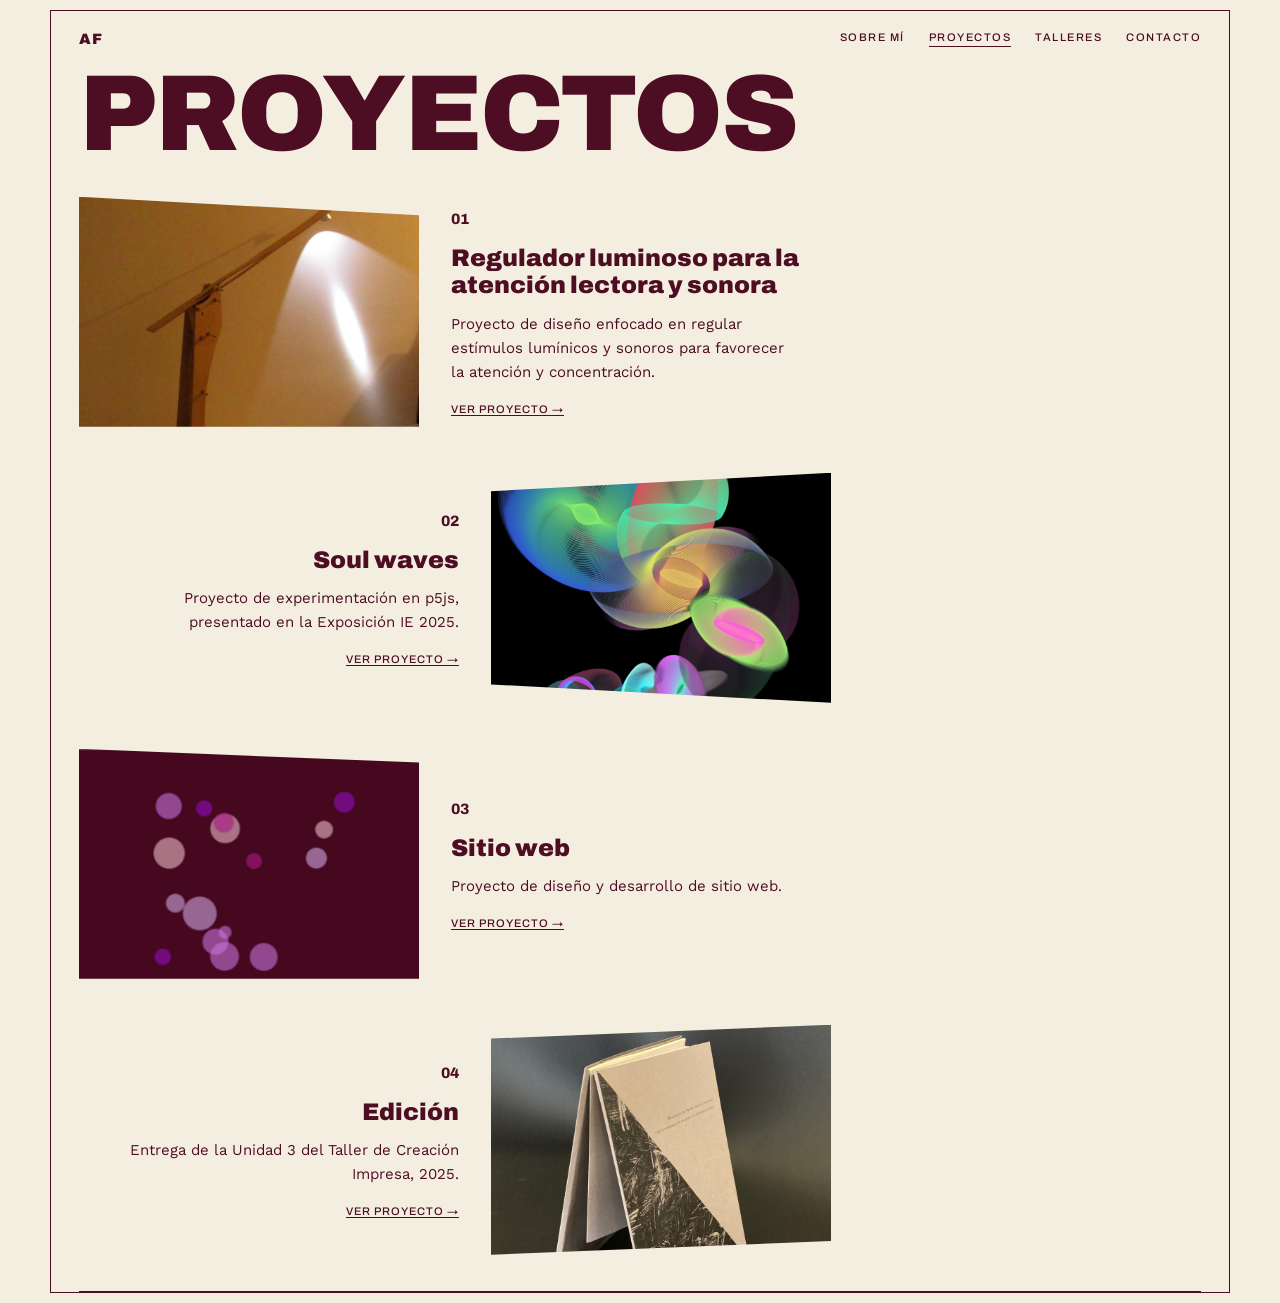
<file: curso/encargo-1/version-2/proyectos.html>
<!DOCTYPE html>
<html lang="es">
<head>
<meta charset="UTF-8">
<meta name="viewport" content="width=device-width, initial-scale=1.0">
<title>Proyectos — Amanda Fernández Ramos</title>
<link rel="preconnect" href="https://fonts.googleapis.com">
<link rel="preconnect" href="https://fonts.gstatic.com" crossorigin>
<link href="https://fonts.googleapis.com/css2?family=Archivo:wght@500;800;900&family=Work+Sans:wght@400;500;600&display=swap" rel="stylesheet">
<link rel="stylesheet" href="style.css">
</head>
<body>

<div class="page-frame">

  <header class="site-header">
    <a class="logo" href="index.html">AF</a>
    <nav class="site-nav">
      <a href="sobre-mi.html">Sobre mí</a>
      <a href="proyectos.html" class="current">Proyectos</a>
      <a href="talleres.html">Talleres</a>
      <a href="contacto.html">Contacto</a>
    </nav>
  </header>

  <h1 class="page-title">PROYECTOS</h1>

  <div class="project-list">

    <a class="project-row" href="https://wiki.ead.pucv.cl/Regulador_luminoso_para_la_atenci%C3%B3n_lectora_y_sonora_-_Amanda_Fernandez" target="_blank" rel="noopener noreferrer">
      <div class="photo-cut cut-a" style="background-image:url('img/regulador.jpg')"></div>
      <div class="project-info">
        <p class="project-number">01</p>
        <h2>Regulador luminoso para la atención lectora y sonora</h2>
        <p>
          Proyecto de diseño enfocado en regular
          estímulos lumínicos y sonoros para
          favorecer la atención y concentración.
        </p>
        <span class="project-link">Ver proyecto →</span>
      </div>
    </a>

    <a class="project-row reverse" href="https://wiki.ead.pucv.cl/Soul_Waves_-_Exposici%C3%B3n_IE_2025" target="_blank" rel="noopener noreferrer">
      <div class="photo-cut cut-b" style="background-image:url('img/soul-waves.png')"></div>
      <div class="project-info">
        <p class="project-number">02</p>
        <h2>Soul waves</h2>
        <p>
          Proyecto de experimentación en p5js,
          presentado en la Exposición IE 2025.
        </p>
        <span class="project-link">Ver proyecto →</span>
      </div>
    </a>

    <a class="project-row" href="https://wiki.ead.pucv.cl/Sitio_Web_IE_-_Amanda_Fern%C3%A1ndez" target="_blank" rel="noopener noreferrer">
      <div class="photo-cut cut-c" style="background-image:url('img/sitio-web.png')"></div>
      <div class="project-info">
        <p class="project-number">03</p>
        <h2>Sitio web</h2>
        <p>
          Proyecto de diseño y desarrollo
          de sitio web.
        </p>
        <span class="project-link">Ver proyecto →</span>
      </div>
    </a>

    <a class="project-row reverse" href="https://wiki.ead.pucv.cl/Entrega_U3_TCI_2025_-_Amanda_Fern%C3%A1ndez" target="_blank" rel="noopener noreferrer">
      <div class="photo-cut cut-d" style="background-image:url('img/edicion.jpg')"></div>
      <div class="project-info">
        <p class="project-number">04</p>
        <h2>Edición</h2>
        <p>
          Entrega de la Unidad 3 del
          Taller de Creación Impresa, 2025.
        </p>
        <span class="project-link">Ver proyecto →</span>
      </div>
    </a>

  </div>

</div>

</body>
</html>
</file>
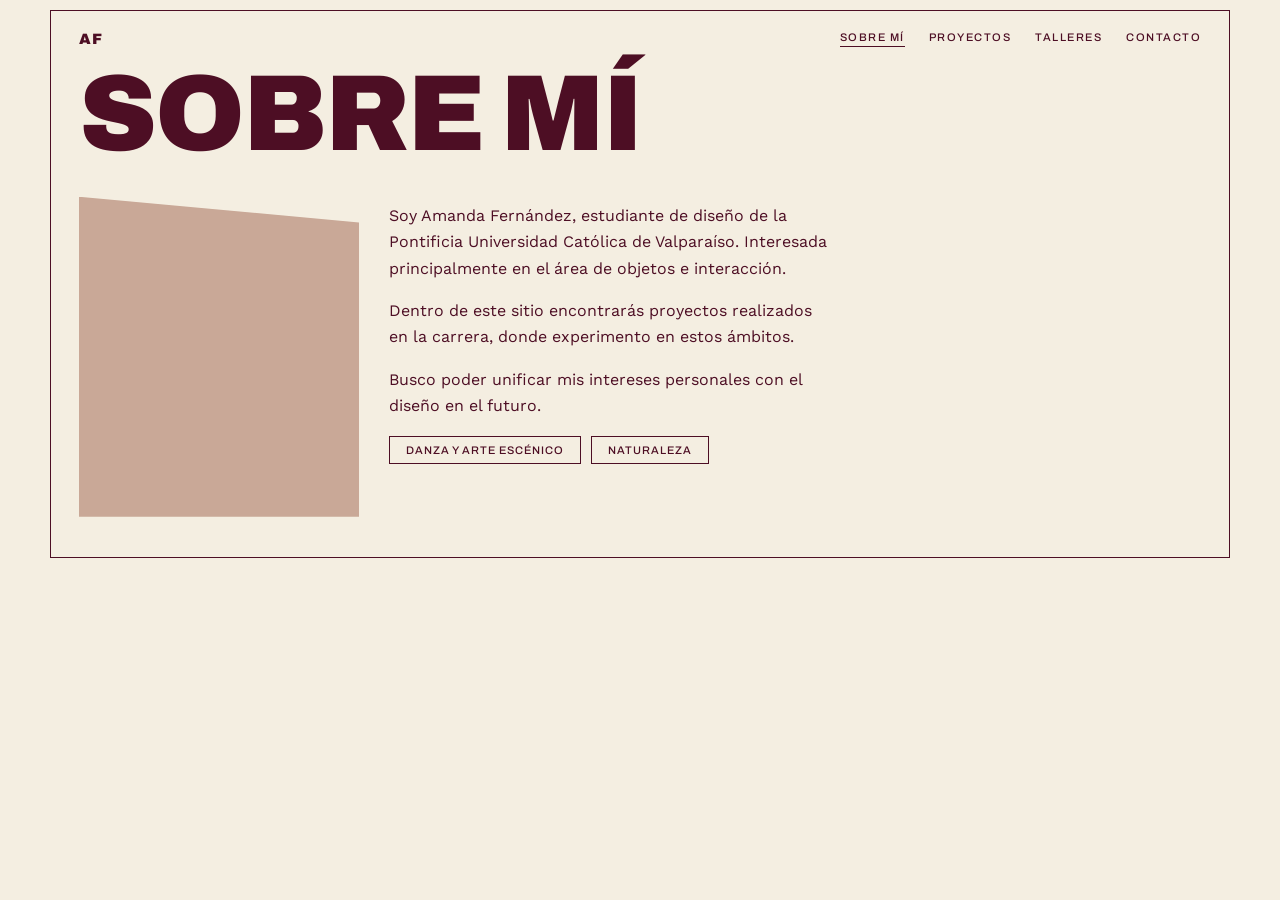
<file: curso/encargo-1/version-2/sobre-mi.html>
<!DOCTYPE html>
<html lang="es">
<head>
<meta charset="UTF-8">
<meta name="viewport" content="width=device-width, initial-scale=1.0">
<title>Sobre mí — Amanda Fernández Ramos</title>
<link rel="preconnect" href="https://fonts.googleapis.com">
<link rel="preconnect" href="https://fonts.gstatic.com" crossorigin>
<link href="https://fonts.googleapis.com/css2?family=Archivo:wght@500;800;900&family=Work+Sans:wght@400;500;600&display=swap" rel="stylesheet">
<link rel="stylesheet" href="style.css">
</head>
<body>

<div class="page-frame">

  <header class="site-header">
    <a class="logo" href="index.html">AF</a>
    <nav class="site-nav">
      <a href="sobre-mi.html" class="current">Sobre mí</a>
      <a href="proyectos.html">Proyectos</a>
      <a href="talleres.html">Talleres</a>
      <a href="contacto.html">Contacto</a>
    </nav>
  </header>

  <h1 class="page-title">SOBRE MÍ</h1>

  <div class="about-content">

    <!-- Reemplaza el color de fondo por tu foto en style.css,
         o agrega aquí style="background-image:url('ruta/a/tu/foto.jpg')" -->
    <div class="photo-cut cut-a"></div>

    <div class="about-text">
      <p>
        Soy Amanda Fernández, estudiante de diseño
        de la Pontificia Universidad Católica de
        Valparaíso. Interesada principalmente en
        el área de objetos e interacción.
      </p>

      <p>
        Dentro de este sitio encontrarás proyectos
        realizados en la carrera, donde experimento
        en estos ámbitos.
      </p>

      <p>
        Busco poder unificar mis intereses personales
        con el diseño en el futuro.
      </p>

      <div class="tag-list">
        <span>Danza y arte escénico</span>
        <span>Naturaleza</span>
      </div>
    </div>

  </div>

</div>

</body>
</html>
</file>
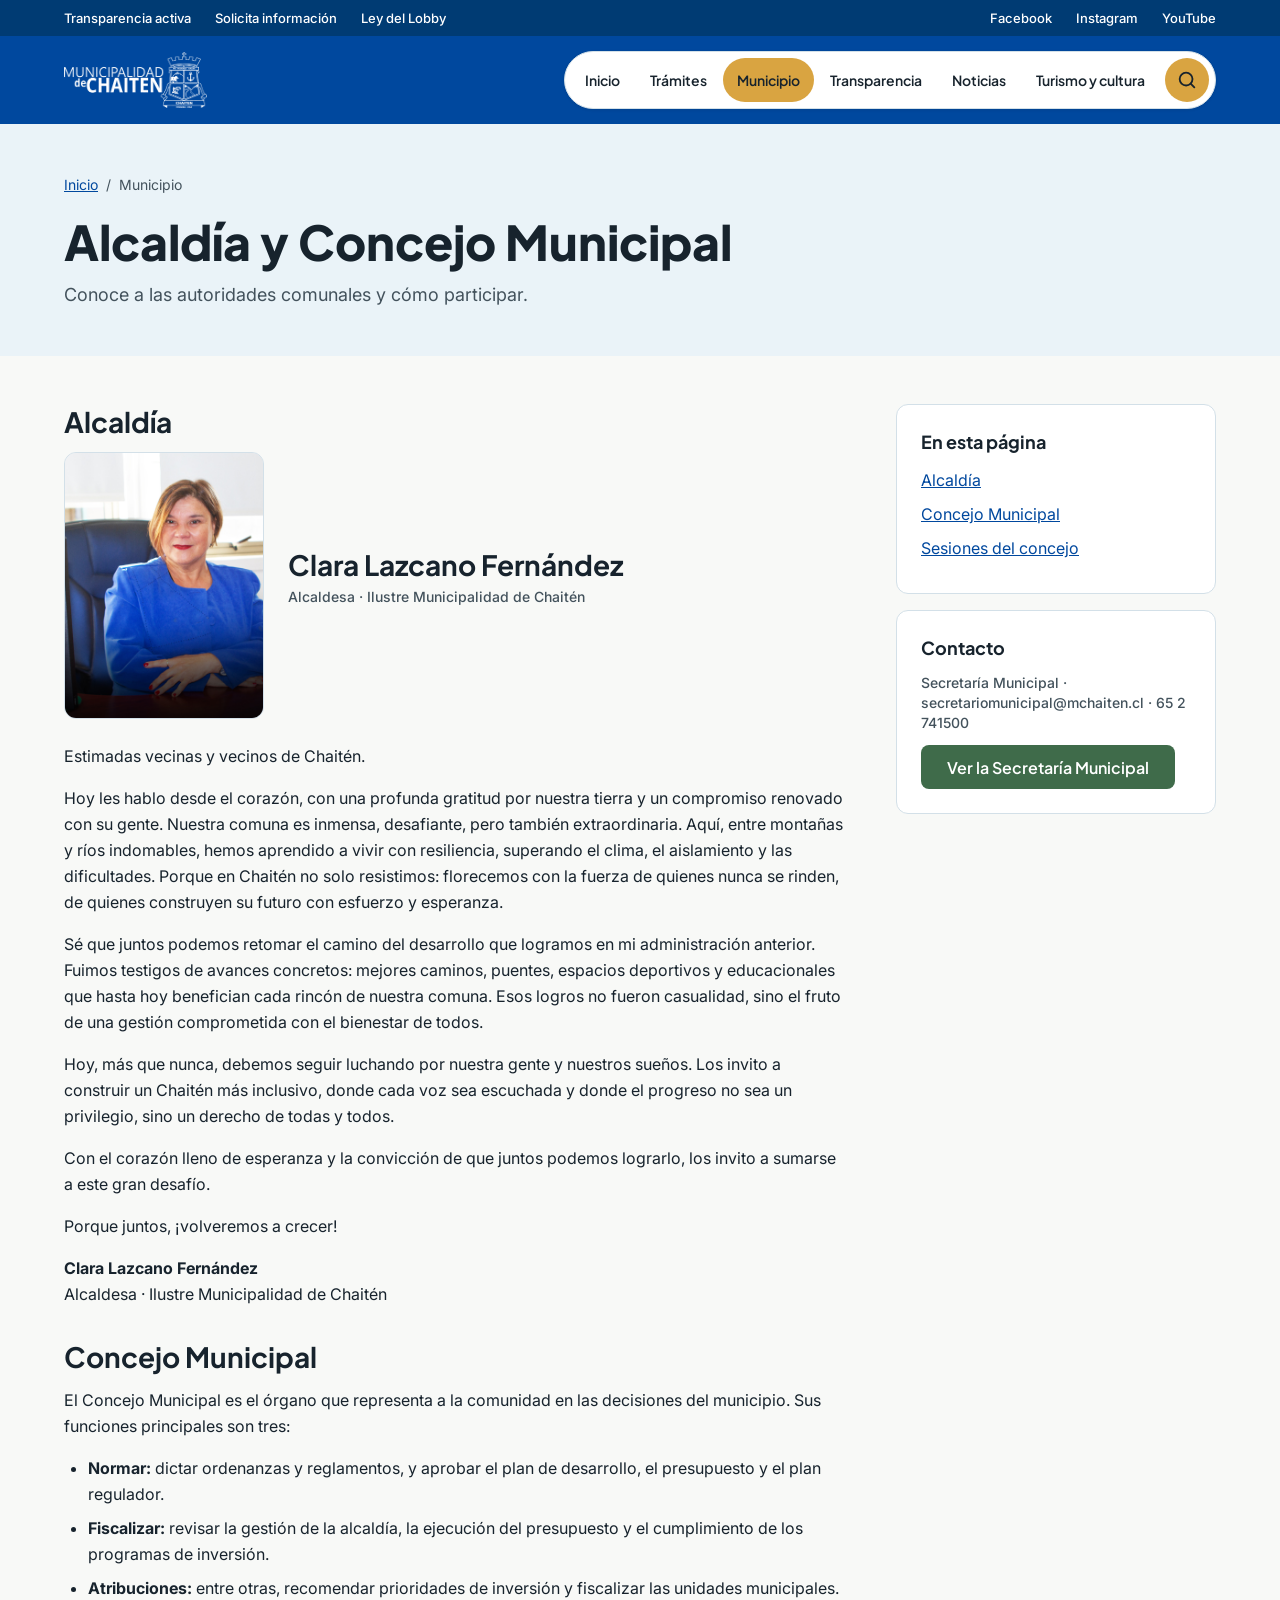
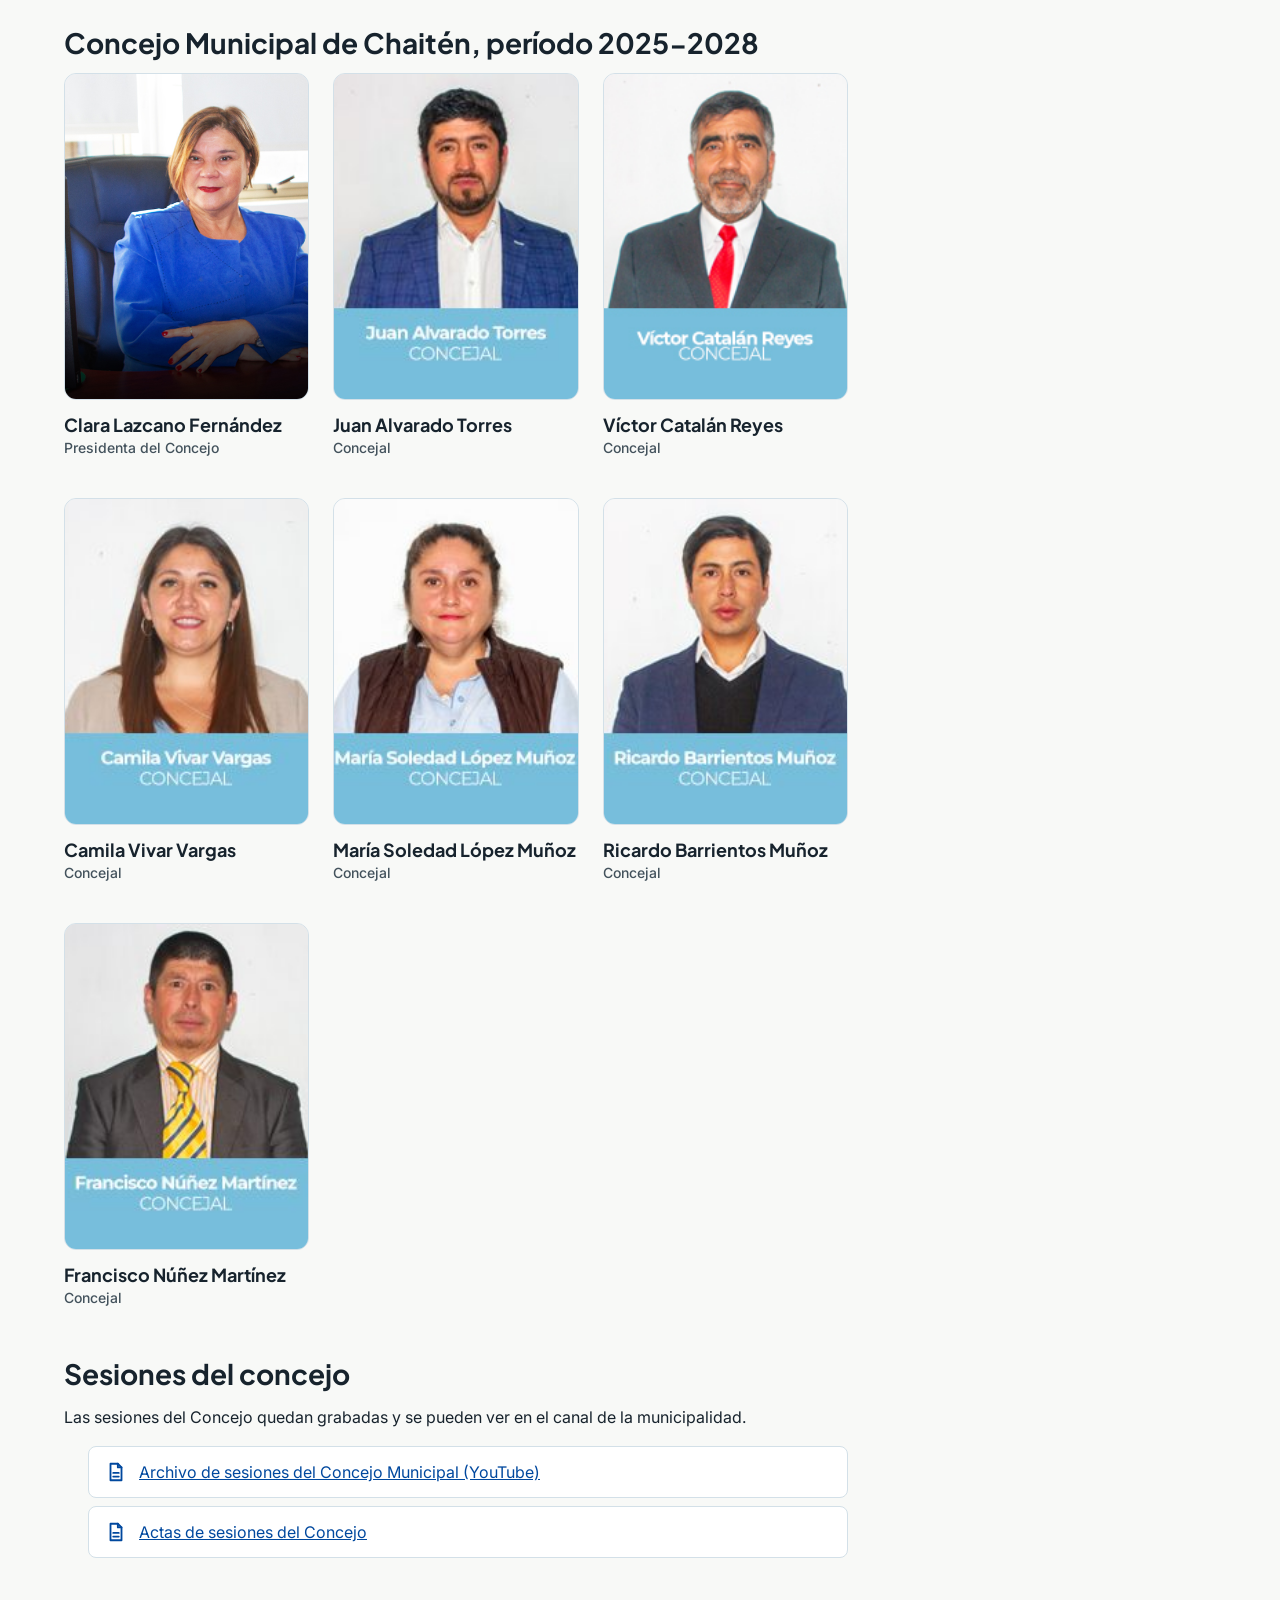
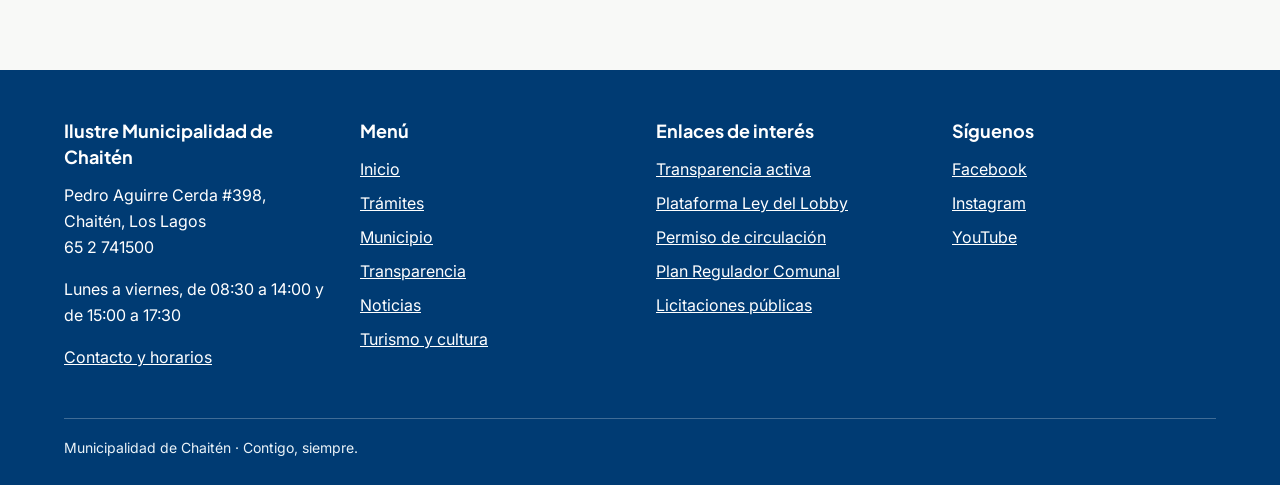
<file: curso/encargo-4/encargo-04/encargo-04/alcaldia-y-concejo.html>
<!doctype html>
<html lang="es">
  <head>
    <meta charset="utf-8">
    <meta content="width=device-width, initial-scale=1" name="viewport">
    <title>Alcaldía y Concejo · Municipalidad de Chaitén</title>
    <meta content="Mensaje de la alcaldesa Clara Lazcano Fernández, concejales y sesiones del Concejo." name="description">
    <meta content="#00489E" name="theme-color">
    <link href="img/favicon.svg" rel="icon" type="image/svg+xml">
    <link href="https://fonts.googleapis.com" rel="preconnect">
    <link crossorigin href="https://fonts.gstatic.com" rel="preconnect">
    <script>document.documentElement.classList.add("js");</script>
    <link href="css/styles.css" rel="stylesheet">
    <script defer src="js/indice.js"></script>
    <script defer src="js/main.js"></script>
  </head>
  <body>
    <a class="skip-link" href="#contenido">Saltar al contenido</a>
    <div class="utility-bar">
      <div class="container">
        <ul>
          <li><a href="https://www.portaltransparencia.cl/PortalPdT/directorio-de-organismos-regulados/?org=MU036" rel="noopener" target="_blank">Transparencia activa<span class="visually-hidden"> (se abre en una pestaña nueva)</span></a></li>
          <li><a href="https://www.portaltransparencia.cl/PortalPdT/ingreso-sai-v2?idOrg=489" rel="noopener" target="_blank">Solicita información<span class="visually-hidden"> (se abre en una pestaña nueva)</span></a></li>
          <li><a href="https://www.leylobby.gob.cl/instituciones/MU036?q=var%2Fwww%2Fhtml%2Flobby%2Fpublic%2Finstituciones%2FMU036" rel="noopener" target="_blank">Ley del Lobby<span class="visually-hidden"> (se abre en una pestaña nueva)</span></a></li>
        </ul>
        <ul>
          <li><a href="https://www.facebook.com/municipiochaiten" rel="noopener" target="_blank">Facebook<span class="visually-hidden"> (se abre en una pestaña nueva)</span></a></li>
          <li><a href="https://www.instagram.com/munichaiten/" rel="noopener" target="_blank">Instagram<span class="visually-hidden"> (se abre en una pestaña nueva)</span></a></li>
          <li><a href="https://www.youtube.com/@MunicipalidadChait%C3%A9n" rel="noopener" target="_blank">YouTube<span class="visually-hidden"> (se abre en una pestaña nueva)</span></a></li>
        </ul>
      </div>
    </div>
    <header class="site-header">
      <div class="container header-row">
        <a class="brand" href="index.html"><img alt="Municipalidad de Chaitén, ir al inicio" height="56" src="img/logo-blanco.webp" width="143"></a>
        <nav aria-label="Principal" class="pill">
          <ul class="menu" id="menu-principal">
            <li class><a href="index.html">Inicio</a></li>
            <li class="has-sub">
              <a href="tramites-y-pagos.html">Trámites</a>
              <ul class="sub">
                <li><a href="tramites-y-pagos.html">Trámites y pagos</a></li>
                <li><a href="obras-y-edificacion.html">Obras y edificación</a></li>
              </ul>
            </li>
            <li class="has-sub">
              <a aria-current="page" href="alcaldia-y-concejo.html">Municipio</a>
              <ul class="sub">
                <li><a aria-current="page" href="alcaldia-y-concejo.html">Alcaldía y Concejo</a></li>
                <li><a href="unidades-municipales.html">Unidades municipales</a></li>
              </ul>
            </li>
            <li class><a href="transparencia-y-finanzas.html">Transparencia</a></li>
            <li class><a href="noticias-y-avisos.html">Noticias</a></li>
            <li class="has-sub">
              <a href="turismo.html">Turismo y cultura</a>
              <ul class="sub">
                <li><a href="turismo.html">Turismo</a></li>
                <li><a href="cultura-y-comunidad.html">Cultura y comunidad</a></li>
                <li><a href="planifica-tu-visita.html">Planifica tu visita</a></li>
              </ul>
            </li>
          </ul>
          <details class="search-toggle">
            <summary aria-label="Abrir buscador" class="lupa"><svg aria-hidden="true" class="icon" viewBox="0 0 24 24"><circle cx="11" cy="11" r="7"></circle><path d="m20 20-4-4"></path></svg></summary>
            <div class="search-panel">
              <form action="resultados-de-busqueda.html" aria-label="Buscar en el sitio" role="search">
                <div class="search-field">
                  <div class="box"><svg aria-hidden="true" class="icon" viewBox="0 0 24 24"><circle cx="11" cy="11" r="7"></circle><path d="m20 20-4-4"></path></svg><label class="visually-hidden" for="q-cabecera">Buscar en el sitio</label><input autocomplete="off" id="q-cabecera" name="q" placeholder="Buscar trámites, noticias o documentos" type="search"></div>
                  <button class="btn btn-accent" type="submit">Buscar</button>
                </div>
              </form>
              <p class="small search-label"><strong>Búsquedas frecuentes</strong></p>
              <div class="chips"><a class="chip" href="resultados-de-busqueda.html?q=permiso">Permiso de circulación</a><a class="chip" href="resultados-de-busqueda.html?q=dom">Información DOM</a><a class="chip" href="resultados-de-busqueda.html?q=licitaciones">Licitaciones</a><a class="chip" href="resultados-de-busqueda.html?q=licencia">Licencia de conducir</a></div>
            </div>
          </details>
          <button aria-controls="menu-principal" aria-expanded="false" class="menu-btn" type="button"><svg aria-hidden="true" class="icon" viewBox="0 0 24 24"><path d="M4 7h16M4 12h16M4 17h16"></path></svg><span class="visually-hidden">Abrir menú</span></button>
        </nav>
      </div>
    </header>
    <main id="contenido">
      <section class="page-head">
        <div class="container">
          <nav aria-label="Migas de pan" class="breadcrumb">
            <ol>
              <li><a href="index.html">Inicio</a></li>
              <li aria-current="page">Municipio</li>
            </ol>
          </nav>
          <h1>Alcaldía y Concejo Municipal</h1>
          <p>Conoce a las autoridades comunales y cómo participar.</p>
        </div>
      </section>
      <section class="section">
        <div class="container layout-aside">
          <article class="article">
            <h2 id="alcaldia">Alcaldía</h2>
            <div class="profile">
              <img alt="Retrato de Clara Lazcano Fernández, alcaldesa de Chaitén" class="photo" decoding="async" height="800" loading="lazy" src="img/alcaldesa-chaiten.jpg" width="600">
              <div>
                <h3>Clara Lazcano Fernández</h3>
                <p class="small">Alcaldesa · Ilustre Municipalidad de Chaitén</p>
              </div>
            </div>
            <p>Estimadas vecinas y vecinos de Chaitén.</p>
            <p>Hoy les hablo desde el corazón, con una profunda gratitud por nuestra tierra y un compromiso renovado con su gente. Nuestra comuna es inmensa, desafiante, pero también extraordinaria. Aquí, entre montañas y ríos indomables, hemos aprendido a vivir con resiliencia, superando el clima, el aislamiento y las dificultades. Porque en Chaitén no solo resistimos: florecemos con la fuerza de quienes nunca se rinden, de quienes construyen su futuro con esfuerzo y esperanza.</p>
            <p>Sé que juntos podemos retomar el camino del desarrollo que logramos en mi administración anterior. Fuimos testigos de avances concretos: mejores caminos, puentes, espacios deportivos y educacionales que hasta hoy benefician cada rincón de nuestra comuna. Esos logros no fueron casualidad, sino el fruto de una gestión comprometida con el bienestar de todos.</p>
            <p>Hoy, más que nunca, debemos seguir luchando por nuestra gente y nuestros sueños. Los invito a construir un Chaitén más inclusivo, donde cada voz sea escuchada y donde el progreso no sea un privilegio, sino un derecho de todas y todos.</p>
            <p>Con el corazón lleno de esperanza y la convicción de que juntos podemos lograrlo, los invito a sumarse a este gran desafío.</p>
            <p>Porque juntos, ¡volveremos a crecer!</p>
            <p><strong>Clara Lazcano Fernández</strong><br>Alcaldesa · Ilustre Municipalidad de Chaitén</p>
            <h2 id="concejo">Concejo Municipal</h2>
            <p>El Concejo Municipal es el órgano que representa a la comunidad en las decisiones del municipio. Sus funciones principales son tres:</p>
            <ul>
              <li><strong>Normar:</strong> dictar ordenanzas y reglamentos, y aprobar el plan de desarrollo, el presupuesto y el plan regulador.</li>
              <li><strong>Fiscalizar:</strong> revisar la gestión de la alcaldía, la ejecución del presupuesto y el cumplimiento de los programas de inversión.</li>
              <li><strong>Atribuciones:</strong> entre otras, recomendar prioridades de inversión y fiscalizar las unidades municipales.</li>
            </ul>
            <h3 class="mt-5">Concejo Municipal de Chaitén, período 2025-2028</h3>
            <div class="team">
              <article class="person">
                <img alt="Retrato de Clara Lazcano Fernández" class="photo" decoding="async" height="800" loading="lazy" src="img/alcaldesa-chaiten.jpg" width="600">
                <h3>Clara Lazcano Fernández</h3>
                <p class="small">Presidenta del Concejo</p>
              </article>
              <article class="person">
                <img alt="Retrato de Juan Alvarado Torres" class="photo" decoding="async" height="800" loading="lazy" src="img/concejal 1.jpg" width="600">
                <h3>Juan Alvarado Torres</h3>
                <p class="small">Concejal</p>
              </article>
              <article class="person">
                <img alt="Retrato de Víctor Catalán Reyes" class="photo" decoding="async" height="800" loading="lazy" src="img/concejal 2.jpg" width="600">
                <h3>Víctor Catalán Reyes</h3>
                <p class="small">Concejal</p>
              </article>
              <article class="person">
                <img alt="Retrato de Camila Vivar Vargas" class="photo" decoding="async" height="800" loading="lazy" src="img/concejal 3.jpg" width="600">
                <h3>Camila Vivar Vargas</h3>
                <p class="small">Concejal</p>
              </article>
              <article class="person">
                <img alt="Retrato de María Soledad López Muñoz" class="photo" decoding="async" height="800" loading="lazy" src="img/concejal 4.jpg" width="600">
                <h3>María Soledad López Muñoz</h3>
                <p class="small">Concejal</p>
              </article>
              <article class="person">
                <img alt="Retrato de Ricardo Barrientos Muñoz" class="photo" decoding="async" height="800" loading="lazy" src="img/concejal 5.jpg" width="600">
                <h3>Ricardo Barrientos Muñoz</h3>
                <p class="small">Concejal</p>
              </article>
              <article class="person">
                <img alt="Retrato de Francisco Núñez Martínez" class="photo" decoding="async" height="800" loading="lazy" src="img/concejal 6.jpg" width="600">
                <h3>Francisco Núñez Martínez</h3>
                <p class="small">Concejal</p>
              </article>
            </div>
            <h2 id="sesiones">Sesiones del concejo</h2>
            <p>Las sesiones del Concejo quedan grabadas y se pueden ver en el canal de la municipalidad.</p>
            <ul class="doc-list">
              <li><svg aria-hidden="true" class="icon icon-brand" viewBox="0 0 24 24"><path d="M14 3H6v18h12V7z"></path><path d="M14 3v4h4"></path><path d="M9 13h6M9 17h6"></path></svg><a href="https://www.youtube.com/@MunicipalidadChait%C3%A9n/videos" rel="noopener" target="_blank">Archivo de sesiones del Concejo Municipal (YouTube)<span class="visually-hidden"> (se abre en una pestaña nueva)</span></a></li>
              <li><svg aria-hidden="true" class="icon icon-brand" viewBox="0 0 24 24"><path d="M14 3H6v18h12V7z"></path><path d="M14 3v4h4"></path><path d="M9 13h6M9 17h6"></path></svg><a href="transparencia-y-finanzas.html#documentos">Actas de sesiones del Concejo</a></li>
            </ul>
          </article>
          <aside aria-label="Información relacionada" class="aside">
            <div class="panel">
              <h2>En esta página</h2>
              <ul class="toc">
                <li><a href="#alcaldia">Alcaldía</a></li>
                <li><a href="#concejo">Concejo Municipal</a></li>
                <li><a href="#sesiones">Sesiones del concejo</a></li>
              </ul>
            </div>
            <div class="panel">
              <h2>Contacto</h2>
              <p class="small mb-3">Secretaría Municipal · secretariomunicipal@mchaiten.cl · 65 2 741500</p>
              <a class="btn btn-primary" href="unidad-secretaria-municipal.html">Ver la Secretaría Municipal</a>
            </div>
          </aside>
        </div>
      </section>
    </main>
    <footer class="site-footer">
      <div class="container">
        <div class="footer-grid">
          <div>
            <h2>Ilustre Municipalidad de Chaitén</h2>
            <address class="address">Pedro Aguirre Cerda #398, Chaitén, Los Lagos<br>65 2 741500</address>
            <p>Lunes a viernes, de 08:30 a 14:00 y de 15:00 a 17:30</p>
            <p><a href="contacto.html">Contacto y horarios</a></p>
          </div>
          <div>
            <h2>Menú</h2>
            <ul>
              <li><a href="index.html">Inicio</a></li>
              <li><a href="tramites-y-pagos.html">Trámites</a></li>
              <li><a href="alcaldia-y-concejo.html">Municipio</a></li>
              <li><a href="transparencia-y-finanzas.html">Transparencia</a></li>
              <li><a href="noticias-y-avisos.html">Noticias</a></li>
              <li><a href="turismo.html">Turismo y cultura</a></li>
            </ul>
          </div>
          <div>
            <h2>Enlaces de interés</h2>
            <ul>
              <li><a href="https://www.portaltransparencia.cl/PortalPdT/directorio-de-organismos-regulados/?org=MU036" rel="noopener" target="_blank">Transparencia activa<span class="visually-hidden"> (se abre en una pestaña nueva)</span></a></li>
              <li><a href="https://www.leylobby.gob.cl/instituciones/MU036?q=var%2Fwww%2Fhtml%2Flobby%2Fpublic%2Finstituciones%2FMU036" rel="noopener" target="_blank">Plataforma Ley del Lobby<span class="visually-hidden"> (se abre en una pestaña nueva)</span></a></li>
              <li><a href="https://www.sem2.gob.cl/tramites/permisos-de-circulacion-2c/69231100/buscar" rel="noopener" target="_blank">Permiso de circulación<span class="visually-hidden"> (se abre en una pestaña nueva)</span></a></li>
              <li><a href="https://prcchaiten.cl" rel="noopener" target="_blank">Plan Regulador Comunal<span class="visually-hidden"> (se abre en una pestaña nueva)</span></a></li>
              <li><a href="https://www.mercadopublico.cl/Portal/Modules/Site/Busquedas/BuscadorAvanzado.aspx?qs=1" rel="noopener" target="_blank">Licitaciones públicas<span class="visually-hidden"> (se abre en una pestaña nueva)</span></a></li>
            </ul>
          </div>
          <div>
            <h2>Síguenos</h2>
            <ul>
              <li><a href="https://www.facebook.com/municipiochaiten" rel="noopener" target="_blank">Facebook<span class="visually-hidden"> (se abre en una pestaña nueva)</span></a></li>
              <li><a href="https://www.instagram.com/munichaiten/" rel="noopener" target="_blank">Instagram<span class="visually-hidden"> (se abre en una pestaña nueva)</span></a></li>
              <li><a href="https://www.youtube.com/@MunicipalidadChait%C3%A9n" rel="noopener" target="_blank">YouTube<span class="visually-hidden"> (se abre en una pestaña nueva)</span></a></li>
            </ul>
          </div>
        </div>
        <div class="footer-bottom">Municipalidad de Chaitén · Contigo, siempre.</div>
      </div>
    </footer>
  </body>
</html>
</file>
<file: curso/style.css>
/* =========================================================
   VARIABLES (mismas del portafolio)
========================================================= */

:root {
  --ink: #4D0E24;
  --paper: #F4EEE1;
  --tan-1: #C9A897;
  --tan-2: #B98E7A;
  --tan-3: #D8BBA6;
}


/* =========================================================
   BASE
========================================================= */

* {
  box-sizing: border-box;
  margin: 0;
  padding: 0;
}

body {
  background: var(--paper);
  color: var(--ink);
  font-family: "Work Sans", Arial, sans-serif;
}

a {
  color: inherit;
}

.page-frame {
  border: 1px solid var(--ink);
  margin: 10px auto;
  max-width: 1180px;
  display: flex;
  flex-direction: column;
}


/* =========================================================
   HEADER
========================================================= */

.site-header {
  display: flex;
  justify-content: space-between;
  align-items: flex-start;
  padding: 20px 28px 0;
  gap: 16px;
  flex-wrap: wrap;
}

.site-header span {
  font-family: "Archivo", sans-serif;
  font-weight: 900;
  font-size: 15px;
  letter-spacing: 0.5px;
}

.site-header p {
  font-family: "Archivo", sans-serif;
  font-weight: 500;
  font-size: 11px;
  letter-spacing: 1.5px;
  text-transform: uppercase;
}


/* =========================================================
   TÍTULO DEL CURSO
========================================================= */

.course-title {
  font-family: "Archivo", sans-serif;
  font-weight: 900;
  font-size: clamp(46px, 10vw, 108px);
  line-height: 1.02;
  letter-spacing: -2px;
  padding: 22px 28px 0;
}

.course-intro {
  font-size: 16px;
  line-height: 1.6;
  max-width: 44ch;
  padding: 22px 28px 0;
}


/* =========================================================
   RECUADROS DE LOS ENCARGOS
========================================================= */

.assignment-grid {
  display: grid;
  grid-template-columns: repeat(4, 1fr);
  gap: 22px 18px;
  padding: 40px 28px 44px;
}

.assignment {
  display: block;
  text-decoration: none;
  color: inherit;
}

.assignment-box {
  width: 100%;
  height: 230px;
  margin-bottom: 14px;
  display: flex;
  align-items: flex-end;
  padding: 14px 18px;
  transition: opacity .3s ease;
}

.assignment-box b {
  font-family: "Archivo", sans-serif;
  font-weight: 900;
  font-size: 64px;
  line-height: 1;
  letter-spacing: -2px;
}

.assignment:nth-child(1) .assignment-box { background: var(--ink); color: var(--paper); clip-path: polygon(0 0, 100% 8%, 100% 100%, 0 100%); }
.assignment:nth-child(2) .assignment-box { background: var(--tan-2); clip-path: polygon(0 8%, 100% 0, 100% 100%, 0 92%); }
.assignment:nth-child(3) .assignment-box { background: var(--ink); color: var(--paper); clip-path: polygon(0 0, 100% 6%, 100% 100%, 0 100%); }
.assignment:nth-child(4) .assignment-box { background: var(--tan-3); clip-path: polygon(0 6%, 100% 0, 100% 94%, 0 100%); }

.assignment-box--image {
  background-size: cover !important;
  background-position: center !important;
}

.assignment:hover .assignment-box {
  opacity: .85;
}

.assignment-title {
  display: block;
  font-family: "Archivo", sans-serif;
  font-weight: 800;
  font-size: 15px;
  line-height: 1.3;
}

.assignment:hover .assignment-title {
  text-decoration: underline;
}

.assignment-desc {
  display: block;
  font-size: 13px;
  line-height: 1.5;
  margin-top: 4px;
}


.back-link {
  font-family: "Archivo", sans-serif;
  font-weight: 500;
  font-size: 11px;
  letter-spacing: 1.5px;
  text-transform: uppercase;
  text-decoration: none;
  padding-bottom: 3px;
  border-bottom: 1.5px solid transparent;
  transition: border-color .3s ease;
}

.back-link:hover {
  border-bottom-color: var(--ink);
}

.assignment-grid--two {
  grid-template-columns: repeat(2, 1fr);
  gap: 22px 22px;
}

.assignment-grid--two .assignment-box {
  height: 260px;
}

/* =========================================================
   FOOTER
========================================================= */

.site-footer {
  display: flex;
  justify-content: space-between;
  align-items: center;
  padding: 20px 28px 22px;
  border-top: 1px solid var(--ink);
  gap: 16px;
  flex-wrap: wrap;
}

.site-footer p {
  font-size: 11px;
  letter-spacing: 1px;
  text-transform: uppercase;
  line-height: 1.6;
}

.stamp {
  width: 46px;
  height: 46px;
  border-radius: 50%;
  border: 1.5px solid var(--ink);
  display: flex;
  align-items: center;
  justify-content: center;
  font-family: "Archivo", sans-serif;
  font-weight: 900;
  font-size: 13px;
}


/* =========================================================
   TABLET Y MÓVIL
========================================================= */

@media (max-width: 1024px) {

  .assignment-grid {
    grid-template-columns: repeat(2, 1fr);
  }

}

@media (max-width: 700px) {

  .site-header,
  .course-title,
  .course-intro,
  .site-footer {
    padding-left: 18px;
    padding-right: 18px;
  }

  .assignment-grid {
    padding: 28px 18px 34px;
    gap: 24px 14px;
  }

  .assignment-box {
    height: 150px;
    padding: 10px 12px;
  }

  .assignment-box b {
    font-size: 44px;
  }

}

@media (max-width: 420px) {

  .assignment-grid,
  .assignment-grid--two {
    grid-template-columns: 1fr;
  }

  .assignment-box {
    height: 170px;
  }

}
</file>
<file: curso/encargo-2/styles.css>
/* ===== Variables ===== */
:root {
  --navy: #1b2542;
  --azul: #2b3a8c;
  --naranja: #e8a020;
  --gris-fondo: #f2f2f2;
  --gris-card: #f1f1f1;
  --texto: #1a1a1a;
  --font-titulo: 'Poppins', sans-serif;
  --font-texto: 'Roboto', sans-serif;
}

/* ===== Base ===== */
* { box-sizing: border-box; margin: 0; padding: 0; }

body {
  font-family: var(--font-texto);
  color: var(--texto);
  background: #fff;
  line-height: 1.5;
}

.container {
  width: 100%;
  max-width: 1000px;
  margin: 0 auto;
  padding: 0 24px;
}

/* ===== Elementos reutilizables ===== */
.titulo {
  font-family: var(--font-titulo);
  font-weight: 500;
  font-size: 1.9rem;
  line-height: 1.2;
}

.linea {
  display: block;
  width: 42px;
  height: 3px;
  margin: 18px 0;
}
.linea--naranja { background: var(--naranja); }
.linea--clara   { background: #8b93b0; }

.texto { font-size: 0.82rem; line-height: 1.6; margin-bottom: 22px; }

.boton {
  display: inline-flex;
  align-items: center;
  gap: 8px;
  background: var(--naranja);
  color: var(--navy);
  font-family: var(--font-texto);
  font-weight: 500;
  font-size: 0.82rem;
  text-decoration: none;
  padding: 6px 12px;
  border-radius: 2px;
  transition: filter .2s;
}
.boton:hover { filter: brightness(1.08); }

.icono {
  width: 14px;
  height: 14px;
  fill: none;
  stroke: currentColor;
  stroke-width: 2;
  stroke-linecap: round;
  stroke-linejoin: round;
}

.cuadrito {
  display: inline-block;
  width: 7px;
  height: 7px;
  background: var(--azul);
  margin-right: 8px;
}
.cuadrito--claro { background: #8b93b0; }

/* ===== Sección 1 ===== */
.servicios { padding: 50px 0 40px; }

.servicios__grid {
  display: grid;
  grid-template-columns: 1fr 1.6fr;
  gap: 48px;
  align-items: start;
}

.servicios__intro { padding-top: 12px; max-width: 280px; }

.servicios__cards {
  display: grid;
  grid-template-columns: 1fr 1fr;
  gap: 8px;
  align-items: start;
}

.col { display: flex; flex-direction: column; gap: 8px; }

.card {
  display: block;
  background: var(--gris-card);
  padding: 22px 18px 24px;
  text-decoration: none;
  color: var(--texto);
  transition: background .2s, transform .2s;
}
.card:hover { background: #e8e8e8; transform: translateY(-2px); }

.etiqueta {
  display: flex;
  align-items: center;
  font-size: 0.7rem;
  margin-bottom: 8px;
}
.etiqueta::before {
  content: '';
  width: 7px;
  height: 7px;
  background: var(--azul);
  margin-right: 8px;
  flex-shrink: 0;
}

.card__titulo {
  font-family: var(--font-titulo);
  font-weight: 500;
  font-size: 1.05rem;
  line-height: 1.3;
}

/* ===== Sección 2 ===== */
.destacado {
  background: var(--gris-fondo);
  padding: 45px 0;
}

.destacado__box {
  display: grid;
  grid-template-columns: 0.42fr 0.58fr;
  min-height: 335px;
}

.destacado__info {
  background: var(--navy);
  color: #fff;
  padding: 28px 28px 32px;
}

.destacado__unidad {
  font-family: var(--font-titulo);
  font-weight: 500;
  font-size: 0.78rem;
  display: flex;
  align-items: center;
}

.separador {
  border: 0;
  border-top: 1px solid rgba(255, 255, 255, .18);
  margin: 12px 0 24px;
}

.destacado__titulo {
  font-family: var(--font-titulo);
  font-weight: 400;
  font-size: 1.7rem;
  line-height: 1.2;
}

.destacado__texto {
  font-size: 0.72rem;
  line-height: 1.65;
  margin-bottom: 20px;
}

/* Imagen: placeholder tipo cancha. Cambia el background por una foto real:
   background: url('tu-foto.jpg') center / cover no-repeat; */
.destacado__imagen {
  background:
    linear-gradient(180deg, #7d8a6e 0%, #5e7a4a 28%, #3f6b2f 30%, #4a7a37 100%);
  min-height: 260px;
}

/* ===== Responsive ===== */
@media (max-width: 800px) {
  .servicios__grid { grid-template-columns: 1fr; gap: 32px; }
  .servicios__intro { max-width: none; }
  .destacado__box { grid-template-columns: 1fr; }
  .destacado__imagen { min-height: 240px; }
}

@media (max-width: 480px) {
  .servicios__cards { grid-template-columns: 1fr; }
}
</file>
<file: curso/encargo-3/analisis-ux.css>
:root{
  --paper:#EEEAE1;
  --surface:#FAF8F3;
  --ink:#20241F;
  --ink-soft:#5B5B52;
  --teal:#2E5E63;
  --teal-soft:#DCE7E6;
  --rust:#B24E28;
  --rust-soft:#F1DDD1;
  --line:#D8D2C4;
  --mono: "IBM Plex Mono", "SFMono-Regular", Consolas, monospace;
  --serif: "Source Serif 4", "Iowan Old Style", Georgia, serif;
  --sans: "Inter", -apple-system, BlinkMacSystemFont, "Segoe UI", sans-serif;
}

* { box-sizing: border-box; }

.ux-analysis {
  background: var(--paper);
  color: var(--ink);
  font-family: var(--sans);
  padding: 4rem 1.5rem 5rem;
  line-height: 1.55;
}

.ux-analysis__inner {
  max-width: 920px;
  margin: 0 auto;
}

.ux-header {
  margin-bottom: 3.5rem;
  border-bottom: 1px solid var(--line);
  padding-bottom: 2rem;
}

.ux-header__kicker {
  font-family: var(--mono);
  font-size: 0.75rem;
  color: var(--teal);
  letter-spacing: 0.02em;
  margin: 0 0 0.9rem;
}

.ux-header h1 {
  font-family: var(--serif);
  font-weight: 600;
  font-size: clamp(1.9rem, 4vw, 2.6rem);
  line-height: 1.15;
  margin: 0 0 1rem;
  max-width: 18ch;
}

.ux-header p {
  color: var(--ink-soft);
  max-width: 58ch;
  font-size: 1.02rem;
  margin: 0;
}

/* --- site block --- */
.site {
  margin-bottom: 4rem;
}
.site:last-child { margin-bottom: 0; }

.site__head {
  display: flex;
  flex-wrap: wrap;
  align-items: baseline;
  gap: 0.6rem 1rem;
  margin-bottom: 1.4rem;
}

.site__type {
  font-family: var(--mono);
  font-size: 0.7rem;
  color: var(--surface);
  background: var(--ink);
  padding: 0.22rem 0.55rem;
  border-radius: 3px;
}

.site__name {
  font-family: var(--serif);
  font-size: 1.5rem;
  font-weight: 600;
  margin: 0;
}

.site__url {
  font-family: var(--mono);
  font-size: 0.78rem;
  color: var(--ink-soft);
  word-break: break-all;
}

/* --- wireframe diagram --- */
.wireframe {
  background: var(--surface);
  border: 1px solid var(--line);
  border-radius: 4px;
  padding: 1.1rem;
  margin-bottom: 1.6rem;
}

.wireframe__viewport-label {
  font-family: var(--mono);
  font-size: 0.68rem;
  color: var(--ink-soft);
  margin: 0 0 0.7rem;
}

.wireframe__stack {
  display: flex;
  flex-direction: column;
  gap: 0.35rem;
}

.wf-block {
  border: 1px solid var(--line);
  border-radius: 3px;
  padding: 0.5rem 0.7rem;
  display: flex;
  align-items: center;
  justify-content: space-between;
  gap: 0.6rem;
  font-size: 0.82rem;
}

.wf-block--fixed { background: var(--teal-soft); border-color: #C4D6D4; }
.wf-block--dynamic {
  background: repeating-linear-gradient(
    135deg, var(--rust-soft), var(--rust-soft) 8px, #F7EAE2 8px, #F7EAE2 16px
  );
  border-color: #E3C2AC;
}

.wf-block__label { font-weight: 600; }
.wf-block__tag {
  font-family: var(--mono);
  font-size: 0.65rem;
  color: var(--ink-soft);
  white-space: nowrap;
}

.wf-legend {
  display: flex;
  gap: 1.4rem;
  margin-top: 0.8rem;
  font-size: 0.72rem;
  color: var(--ink-soft);
  font-family: var(--mono);
}
.wf-legend span { display: flex; align-items: center; gap: 0.4rem; }
.wf-legend i { width: 10px; height: 10px; border-radius: 2px; display: inline-block; }
.wf-legend .dot--fixed { background: var(--teal-soft); border: 1px solid #C4D6D4; }
.wf-legend .dot--dynamic { background: var(--rust-soft); border: 1px solid #E3C2AC; }

/* --- Q&A grid --- */
.qa {
  display: grid;
  gap: 1.1rem;
}

.qa__item {
  border-left: 3px solid var(--teal);
  padding: 0.15rem 0 0.15rem 1.1rem;
}
.qa__item[data-cat="responsive"] { border-left-color: var(--rust); }
.qa__item[data-cat="valoracion"] { border-left-color: var(--ink); }

.qa__cat {
  font-family: var(--mono);
  font-size: 0.68rem;
  text-transform: none;
  color: var(--ink-soft);
  margin: 0 0 0.3rem;
}

.qa__q {
  font-family: var(--serif);
  font-size: 1.05rem;
  margin: 0 0 0.35rem;
}

.qa__a {
  margin: 0;
  color: var(--ink-soft);
  font-size: 0.95rem;
  max-width: 68ch;
}

.site__divider {
  border: none;
  border-top: 1px dashed var(--line);
  margin: 3.5rem 0 0;
}

@media (max-width: 560px) {
  .ux-analysis { padding: 2.8rem 1.1rem 3.5rem; }
  .wf-block { font-size: 0.76rem; }
  .wf-block__tag { display: none; }
}
</file>
<file: curso/encargo-1/version-2/style.css>
/* =========================================================
   VARIABLES
========================================================= */

:root {
  --ink: #4D0E24;
  --paper: #F4EEE1;
  --tan-1: #C9A897;
  --tan-2: #B98E7A;
  --tan-3: #D8BBA6;
}


/* =========================================================
   BASE
========================================================= */

* {
  box-sizing: border-box;
  margin: 0;
  padding: 0;
}

html {
  scroll-behavior: smooth;
}

body {
  background: var(--paper);
  color: var(--ink);
  font-family: "Work Sans", Arial, sans-serif;
}

.page-frame {
  border: 1px solid var(--ink);
  margin: 10px auto;
  max-width: 1180px;
  display: flex;
  flex-direction: column;
}

a {
  color: inherit;
}


/* =========================================================
   HEADER / NAVEGACIÓN
========================================================= */

.site-header {
  display: flex;
  justify-content: space-between;
  align-items: flex-start;
  padding: 20px 28px 0;
  gap: 16px;
  flex-wrap: wrap;
}

.logo {
  font-family: "Archivo", sans-serif;
  font-weight: 900;
  font-size: 15px;
  letter-spacing: 0.5px;
  text-decoration: none;
}

.logo.is-hidden {
  visibility: hidden;
}

.site-nav {
  display: flex;
  gap: 24px;
  flex-wrap: wrap;
}

.site-nav a {
  font-family: "Archivo", sans-serif;
  font-weight: 500;
  font-size: 11px;
  letter-spacing: 1.5px;
  text-transform: uppercase;
  text-decoration: none;
  padding-bottom: 3px;
  border-bottom: 1.5px solid transparent;
  transition: border-color .3s ease;
}

.site-nav a:hover {
  border-bottom-color: rgba(77,14,36,.4);
}

.site-nav a.current {
  border-bottom-color: var(--ink);
}


/* =========================================================
   TÍTULO GIGANTE DE CADA PÁGINA
========================================================= */

.page-title {
  font-family: "Archivo", sans-serif;
  font-weight: 900;
  color: var(--ink);
  font-size: clamp(54px, 11vw, 108px);
  line-height: 0.85;
  letter-spacing: -2px;
  margin: 22px 0 0;
  padding: 0 28px;
}


/* =========================================================
   BLOQUES DE FOTO CON CORTE DIAGONAL
========================================================= */

.photo-cut {
  background-color: var(--tan-1);
  background-size: cover;
  background-position: center;
  flex: 0 0 auto;
}

.cut-a { clip-path: polygon(0 0, 100% 8%, 100% 100%, 0 100%); }
.cut-b { clip-path: polygon(0 8%, 100% 0, 100% 100%, 0 92%); }
.cut-c { clip-path: polygon(0 0, 100% 6%, 100% 100%, 0 100%); }
.cut-d { clip-path: polygon(0 6%, 100% 0, 100% 94%, 0 100%); }


/* =========================================================
   PORTADA — INICIO
========================================================= */

.hero-row {
  display: flex;
  align-items: flex-end;
  gap: 4px;
  padding: 24px 28px 0;
  height: 250px;
  overflow-x: auto;
  overflow-y: hidden;
  scrollbar-width: thin;
}

.hero-name {
  flex: 0 0 auto;
  height: 100%;
  display: flex;
  align-items: center;
}

.hero-name h1 {
  font-family: "Archivo", sans-serif;
  font-weight: 900;
  color: var(--ink);
  font-size: clamp(44px, 8vw, 66px);
  line-height: 0.95;
  letter-spacing: -1.5px;
  white-space: nowrap;
}

.hero-row .photo-cut {
  width: 180px;
  height: 92%;
  margin-left: 16px;
}

.hero-row .photo-cut:not(:first-of-type) {
  margin-left: 4px;
}

.site-footer {
  display: flex;
  justify-content: space-between;
  align-items: flex-end;
  padding: 20px 28px 22px;
  border-top: 1px solid var(--ink);
  margin-top: 64px;
  gap: 16px;
  flex-wrap: wrap;
}

.site-footer p {
  font-size: 11px;
  letter-spacing: 1px;
  text-transform: uppercase;
  line-height: 1.6;
  max-width: 360px;
}

.stamp {
  width: 46px;
  height: 46px;
  border-radius: 50%;
  border: 1.5px solid var(--ink);
  display: flex;
  align-items: center;
  justify-content: center;
  font-family: "Archivo", sans-serif;
  font-weight: 900;
  font-size: 13px;
  flex: 0 0 auto;
}


/* =========================================================
   SOBRE MÍ
========================================================= */

.about-content {
  display: flex;
  gap: 30px;
  align-items: flex-start;
  padding: 36px 28px 40px;
}

.about-content .photo-cut {
  width: 280px;
  height: 320px;
}

.about-text {
  flex: 1;
  padding-top: 6px;
  min-width: 260px;
}

.about-text p {
  font-size: 16px;
  line-height: 1.65;
  max-width: 44ch;
  margin-bottom: 16px;
}

.tag-list {
  display: flex;
  gap: 10px;
  flex-wrap: wrap;
  margin-top: 6px;
}

.tag-list span {
  border: 1.5px solid var(--ink);
  padding: 7px 16px;
  font-family: "Archivo", sans-serif;
  font-weight: 500;
  font-size: 11px;
  letter-spacing: 1px;
  text-transform: uppercase;
}


/* =========================================================
   PROYECTOS
========================================================= */

.project-list {
  padding: 36px 28px 0;
}

.project-row {
  display: flex;
  justify-content: flex-start;
  gap: 32px;
  align-items: center;
  padding-bottom: 46px;
  text-decoration: none;
  color: inherit;
}

.project-row:hover .photo-cut {
  opacity: .85;
}

.project-row:hover h2 {
  text-decoration: underline;
}

.project-row:last-child {
  padding-bottom: 36px;
  border-bottom: 1px solid var(--ink);
}

.project-row.reverse {
  justify-content: flex-end;
  flex-direction: row-reverse;
  text-align: right;
}

.project-row .photo-cut {
  width: 340px;
  height: 230px;
  flex: 0 0 auto;
}

.project-info {
  flex: 0 1 380px;
  max-width: 380px;
  min-width: 240px;
}

.project-number {
  font-family: "Archivo", sans-serif;
  font-weight: 800;
  font-size: 13px;
  margin-bottom: 8px;
}

.project-info h2 {
  font-family: "Archivo", sans-serif;
  font-weight: 900;
  font-size: clamp(20px, 2.6vw, 24px);
  line-height: 1.15;
  margin-bottom: 12px;
}

.project-info p {
  font-size: 15px;
  line-height: 1.6;
  max-width: 38ch;
  margin-bottom: 14px;
}

.project-row.reverse .project-info p {
  margin-left: auto;
}

.project-link {
  display: inline-block;
  font-family: "Archivo", sans-serif;
  font-weight: 500;
  font-size: 11px;
  letter-spacing: 1px;
  text-transform: uppercase;
  border-bottom: 1px solid var(--ink);
}


/* =========================================================
   TALLERES
========================================================= */

.workshop-grid {
  display: grid;
  grid-template-columns: repeat(3, 1fr);
  gap: 24px 20px;
  padding: 36px 28px 40px;
}

.workshop-item {
  display: block;
  text-decoration: none;
  color: inherit;
}

.workshop-item .photo-cut {
  width: 100%;
  height: 160px;
  margin-bottom: 12px;
}

.workshop-item:hover .photo-cut {
  opacity: .85;
}

.workshop-title {
  display: block;
  font-family: "Archivo", sans-serif;
  font-weight: 800;
  font-size: 13px;
  line-height: 1.35;
}

.workshop-item:hover .workshop-title {
  text-decoration: underline;
}


/* =========================================================
   CONTACTO
========================================================= */

.contact-content {
  padding: 50px 28px 64px;
}

.contact-content p {
  font-size: 16px;
  line-height: 1.6;
  max-width: 36ch;
  margin-bottom: 22px;
}

.contact-email {
  display: inline-block;
  font-family: "Archivo", sans-serif;
  font-weight: 900;
  font-size: clamp(28px, 5.5vw, 52px);
  text-decoration: none;
  border-bottom: 2.5px solid var(--ink);
  letter-spacing: -1px;
  word-break: break-word;
}


/* =========================================================
   TABLET
========================================================= */

@media (max-width: 1024px) {

  .project-row .photo-cut {
    width: 300px;
    height: 220px;
  }

  .workshop-grid {
    grid-template-columns: repeat(2, 1fr);
  }

}


/* =========================================================
   MÓVIL
========================================================= */

@media (max-width: 700px) {

  .site-header {
    padding: 16px 18px 0;
  }

  .site-nav {
    gap: 14px;
  }

  .site-nav a {
    font-size: 10px;
    letter-spacing: 1px;
  }

  .page-title {
    padding: 0 18px;
    font-size: clamp(42px, 15vw, 64px);
  }

  .hero-row {
    padding: 18px 18px 0;
    height: 190px;
  }

  .hero-name h1 {
    font-size: clamp(32px, 11vw, 44px);
  }

  .hero-row .photo-cut {
    width: 120px;
  }

  .site-footer {
    padding: 16px 18px 18px;
  }

  .about-content {
    flex-direction: column;
    padding: 26px 18px 34px;
    gap: 22px;
  }

  .about-content .photo-cut {
    width: 100%;
    height: 220px;
  }

  .project-list {
    padding: 26px 18px 0;
  }

  .project-row,
  .project-row.reverse {
    flex-direction: column;
    align-items: flex-start;
    text-align: left;
    gap: 18px;
  }

  .project-row.reverse .project-info p {
    margin-left: 0;
  }

  .project-row .photo-cut {
    width: 100%;
    height: 220px;
  }

  .workshop-grid {
    grid-template-columns: repeat(2, 1fr);
    padding: 26px 18px 34px;
    gap: 20px 14px;
  }

  .workshop-item .photo-cut {
    height: 130px;
  }

  .contact-content {
    padding: 36px 18px 44px;
  }

}


@media (max-width: 420px) {

  .workshop-grid {
    grid-template-columns: 1fr 1fr;
  }

}
</file>
<file: curso/encargo-4/encargo-04/encargo-04/css/styles.css>
/* ==========================================================
   Municipalidad de Chaitén · hoja de estilos única
   Orden: 1 tokens · 2 base · 3 diseño · 4 encabezado · 5 componentes
          6 secciones · 7 utilidades · 8 adaptación (media queries)
   ========================================================== */

@import url('https://fonts.googleapis.com/css2?family=Plus+Jakarta+Sans:wght@500;600;700;800&family=Inter:wght@400;500;600&display=swap');

/* ---------- 1 · Tokens de diseño ---------- */
:root {
  --bg: #F8F9F7;
  --bg-alt: #EAF3F8;
  --white: #FFFFFF;
  --brand: #00489E;
  --brand-deep: #003B73;
  --forest: #3F6B4A;
  --forest-hover: #335A3D;
  --terracotta: #D66A3D;
  --ocre: #D9A441;
  --ocre-hover: #C99224;
  --text: #17232D;
  --text-2: #43525C;
  --line: #D3E0E8;
  --field: #6F808B;
  --s1: 4px;
  --s2: 8px;
  --s3: 12px;
  --s4: 16px;
  --s5: 24px;
  --s6: 32px;
  --s7: 48px;
  --s8: 64px;
  --r-sm: 8px;
  --r-md: 12px;
  --r-lg: 20px;
  --r-full: 999px;
  --sh1: 0 1px 3px rgba(23,35,45,.12);
  --sh3: 0 8px 24px rgba(23,35,45,.18);
  --font-title: 'Plus Jakarta Sans',system-ui,sans-serif;
  --font-body: 'Inter',system-ui,sans-serif;
}

/* ---------- 2 · Base (reinicio, tipografía, enlaces) ---------- */
*,
*::before,
*::after {
  box-sizing: border-box;
}

html {
  scroll-behavior: smooth;
}

body {
  margin: 0;
  background: var(--bg);
  color: var(--text);
  font: 400 16px/26px var(--font-body);
}

img {
  max-width: 100%;
  height: auto;
}

h1,
h2,
h3,
h4 {
  font-family: var(--font-title);
  color: var(--text);
  margin: 0 0 var(--s3);
}

h1 {
  font-size: 48px;
  line-height: 56px;
  font-weight: 800;
}

h2 {
  font-size: 36px;
  line-height: 44px;
  font-weight: 700;
}

h3 {
  font-size: 28px;
  line-height: 36px;
  font-weight: 700;
}

h4 {
  font-size: 22px;
  line-height: 30px;
  font-weight: 600;
}

p {
  margin: 0 0 var(--s4);
}

a {
  color: var(--brand);
}

a:hover {
  color: var(--brand-deep);
}

:focus-visible {
  outline: 3px solid var(--brand);
  outline-offset: 2px;
}

small,
.small {
  font-size: 14px;
  line-height: 20px;
  font-weight: 500;
  color: var(--text-2);
}

mark {
  background: #F6E7C2;
  color: var(--text);
  padding: 0 2px;
  border-radius: 3px;
}

.container {
  max-width: 1200px;
  margin: 0 auto;
  padding: 0 var(--s5);
}

.skip-link {
  position: absolute;
  left: var(--s4);
  top: -60px;
  background: var(--white);
  color: var(--brand);
  padding: var(--s3) var(--s4);
  border-radius: var(--r-sm);
  z-index: 100;
}

.skip-link:focus {
  top: var(--s2);
}

.visually-hidden {
  position: absolute;
  width: 1px;
  height: 1px;
  overflow: hidden;
  clip: rect(0 0 0 0);
  white-space: nowrap;
}

[hidden] {
  display: none !important;
}

/* ---------- 3 · Estructura de página ---------- */
.section {
  padding: var(--s7) 0;
}

.section-alt {
  background: var(--bg-alt);
}

.section-title {
  display: flex;
  align-items: flex-end;
  justify-content: space-between;
  gap: var(--s4);
  margin-bottom: var(--s5);
  flex-wrap: wrap;
}

.section-title h2 {
  margin: 0;
}

.page-head {
  background: var(--bg-alt);
  padding: var(--s7) 0;
}

.page-head p {
  max-width: 720px;
  color: var(--text-2);
  font-size: 18px;
  margin: 0;
}

.breadcrumb ol {
  list-style: none;
  margin: 0 0 var(--s4);
  padding: 0;
  display: flex;
  gap: var(--s2);
  flex-wrap: wrap;
  font-size: 14px;
}

.breadcrumb li+li::before {
  content: "/";
  margin-right: var(--s2);
  color: var(--text-2);
}

.breadcrumb [aria-current] {
  color: var(--text-2);
}

.grid {
  display: grid;
  gap: var(--s5);
  grid-template-columns: repeat(auto-fill,minmax(280px,1fr));
}

.grid-3 {
  grid-template-columns: repeat(3,minmax(0,1fr));
}

.layout-aside {
  display: grid;
  grid-template-columns: minmax(0,1fr) 320px;
  gap: var(--s7);
  align-items: start;
}

.layout-filters {
  display: grid;
  grid-template-columns: 300px minmax(0,1fr);
  gap: var(--s6);
  align-items: start;
}

.layout-2 {
  display: grid;
  grid-template-columns: repeat(2,minmax(0,1fr));
  gap: var(--s7);
  align-items: start;
}

.results-head {
  display: flex;
  justify-content: space-between;
  align-items: center;
  gap: var(--s4);
  flex-wrap: wrap;
  margin-bottom: var(--s3);
}

.article h2 {
  font-size: 28px;
  line-height: 36px;
  margin-top: var(--s6);
}

.article h2:first-child {
  margin-top: 0;
}

.article ul {
  padding-left: var(--s5);
  margin: 0 0 var(--s4);
}

.article li {
  margin-bottom: var(--s2);
}

.aside .panel+.panel {
  margin-top: var(--s4);
}

.toc {
  list-style: none;
  padding: 0;
  margin: 0;
}

.toc li {
  margin-bottom: var(--s2);
}

.info-list {
  list-style: none;
  padding: 0;
  margin: 0;
}

.info-list li {
  display: flex;
  gap: var(--s3);
  margin-bottom: var(--s4);
  align-items: flex-start;
}

.section-green {
  background: var(--forest);
  color: var(--white);
}

.section-green h2 {
  color: var(--white);
}

.section-green p {
  color: var(--bg-alt);
}

.breadcrumb-light a,
.breadcrumb-light li,
.breadcrumb-light [aria-current] {
  color: var(--white);
}

.breadcrumb-light li+li::before {
  color: var(--white);
}

.article ol {
  padding-left: var(--s5);
  margin: 0 0 var(--s4);
}

.article ol li {
  margin-bottom: var(--s2);
}

/* ---------- 4 · Encabezado y navegación ---------- */
.site-header {
  background: var(--brand);
  position: sticky;
  top: 0;
  z-index: 50;
}

.header-row {
  position: relative;
  display: flex;
  align-items: center;
  justify-content: space-between;
  gap: var(--s5);
  min-height: 88px;
}

.brand {
  display: block;
  border-radius: var(--r-sm);
}

.brand:focus-visible {
  outline-color: var(--white);
}

.brand img {
  display: block;
  height: 56px;
  width: auto;
}

.pill {
  display: flex;
  align-items: center;
  background: var(--white);
  border: 1px solid var(--line);
  border-radius: var(--r-full);
  padding: 6px;
  box-shadow: var(--sh1);
}

.menu {
  display: flex;
  list-style: none;
  margin: 0;
  padding: 0;
  gap: 2px;
}

.menu a {
  display: flex;
  align-items: center;
  min-height: 44px;
  padding: 0 14px;
  border-radius: var(--r-full);
  font: 600 14px var(--font-title);
  color: var(--text);
  text-decoration: none;
  white-space: nowrap;
}

.menu a:hover {
  background: var(--bg-alt);
  color: var(--brand-deep);
}

.menu a[aria-current="page"],
.menu>li>a[aria-current="true"] {
  background: var(--ocre);
  color: var(--text);
}

.has-sub {
  position: relative;
}

.sub {
  display: none;
  position: absolute;
  top: calc(100% + 12px);
  left: 0;
  min-width: 250px;
  list-style: none;
  margin: 0;
  padding: var(--s2);
  background: var(--white);
  border: 1px solid var(--line);
  border-radius: 16px;
  box-shadow: var(--sh3);
}

.sub::before {
  content: "";
  position: absolute;
  left: 0;
  right: 0;
  top: -14px;
  height: 14px;
}

.has-sub:hover .sub,
.has-sub:focus-within .sub {
  display: block;
}

.sub a {
  border-radius: 10px;
  white-space: normal;
}

.search-toggle summary {
  list-style: none;
  cursor: pointer;
}

.search-toggle summary::-webkit-details-marker {
  display: none;
}

.lupa {
  width: 44px;
  height: 44px;
  border-radius: 50%;
  background: var(--ocre);
  display: flex;
  align-items: center;
  justify-content: center;
  margin-left: 6px;
}

.lupa:hover {
  background: var(--text);
}

.lupa:hover .icon {
  stroke: var(--white);
}

.search-panel {
  position: absolute;
  right: var(--s5);
  top: calc(100% - 6px);
  width: min(760px,calc(100% - 48px));
  background: var(--white);
  border: 1px solid var(--line);
  border-radius: var(--r-lg);
  padding: var(--s4);
  box-shadow: var(--sh3);
  z-index: 60;
}

.menu-btn {
  display: none;
  border: 0;
  padding: 0;
  width: 44px;
  height: 44px;
  border-radius: 50%;
  background: var(--text);
  align-items: center;
  justify-content: center;
  margin-left: 6px;
  cursor: pointer;
}

.menu-btn .icon {
  stroke: var(--white);
}

.utility-bar {
  background: var(--brand-deep);
  color: var(--white);
  font-size: 13px;
}

.utility-bar .container {
  display: flex;
  justify-content: space-between;
  align-items: center;
  gap: var(--s4);
  min-height: 36px;
  flex-wrap: wrap;
}

.utility-bar ul {
  display: flex;
  gap: var(--s5);
  list-style: none;
  margin: 0;
  padding: 0;
  flex-wrap: wrap;
}

.utility-bar a {
  color: var(--white);
  text-decoration: none;
  font-weight: 500;
}

.utility-bar a:hover {
  color: var(--white);
  text-decoration: underline;
}

.utility-bar a:focus-visible {
  outline-color: var(--white);
}

/* ---------- 5 · Íconos, botones y formularios ---------- */
.icon {
  width: 22px;
  height: 22px;
  fill: none;
  stroke: var(--text);
  stroke-width: 2;
  stroke-linecap: round;
  stroke-linejoin: round;
  flex: none;
}

.icon-brand {
  stroke: var(--brand);
}

.btn {
  display: inline-flex;
  align-items: center;
  justify-content: center;
  gap: var(--s2);
  min-height: 44px;
  padding: 0 var(--s5);
  border-radius: var(--r-sm);
  border: 2px solid transparent;
  font: 600 16px var(--font-title);
  text-decoration: none;
  cursor: pointer;
  transition: background-color .15s,color .15s;
}

.btn-primary {
  background: var(--forest);
  color: var(--white);
}

.btn-primary:hover {
  background: var(--forest-hover);
  color: var(--white);
}

.btn-accent {
  background: var(--ocre);
  color: var(--text);
}

.btn-accent:hover {
  background: var(--ocre-hover);
  color: var(--text);
}

.btn-outline {
  background: var(--white);
  color: var(--brand);
  border-color: var(--brand);
}

.btn-outline:hover {
  background: var(--bg-alt);
  color: var(--brand-deep);
}

.btn[disabled] {
  background: #DCE5EA;
  color: #5B6B75;
  cursor: not-allowed;
}

.field {
  display: flex;
  flex-direction: column;
  gap: 6px;
  margin-bottom: var(--s4);
}

.field label,
.fieldset legend {
  font-size: 14px;
  font-weight: 600;
}

.field input,
.field select,
.field textarea {
  min-height: 44px;
  padding: 0 14px;
  border: 2px solid var(--field);
  border-radius: var(--r-sm);
  font: 400 16px var(--font-body);
  color: var(--text);
  background: var(--white);
  width: 100%;
}

.field textarea {
  min-height: 140px;
  padding: 12px 14px;
  resize: vertical;
}

.field input:focus,
.field select:focus,
.field textarea:focus {
  border-color: var(--brand);
  outline: 3px solid var(--brand);
  outline-offset: 2px;
}

.field .hint {
  font-size: 13px;
  color: var(--text-2);
}

.fieldset {
  border: 0;
  padding: 0;
  margin: 0 0 var(--s5);
}

.check {
  display: flex;
  align-items: center;
  gap: var(--s3);
  min-height: 32px;
  font-size: 15px;
}

.check input {
  width: 20px;
  height: 20px;
  accent-color: var(--brand);
  margin: 0;
}

.search-field {
  display: flex;
  align-items: center;
  gap: var(--s3);
}

.search-field .box {
  flex: 1;
  display: flex;
  align-items: center;
  gap: 10px;
  min-height: 48px;
  padding: 0 14px;
  background: var(--white);
  border: 2px solid var(--field);
  border-radius: var(--r-full);
}

.search-field .box:focus-within {
  border-color: var(--brand);
  outline: 3px solid var(--brand);
  outline-offset: 2px;
}

.search-field input {
  flex: 1;
  border: 0;
  outline: 0;
  font: 400 16px var(--font-body);
  min-height: 44px;
  background: transparent;
  min-width: 0;
}

.panel {
  background: var(--white);
  border: 1px solid var(--line);
  border-radius: var(--r-md);
  padding: var(--s5);
}

.panel h2,
.panel h3 {
  font-size: 18px;
  line-height: 26px;
  margin: 0 0 var(--s3);
}

.field-sort {
  margin: 0;
  min-width: 200px;
}

.btn-row {
  display: flex;
  gap: var(--s2);
  flex-wrap: wrap;
}

.btn-row-lg {
  gap: var(--s4);
}

.btn-outline-light {
  background: transparent;
  color: var(--white);
  border-color: var(--white);
}

.btn-outline-light:hover {
  background: var(--white);
  color: var(--brand-deep);
}

.btn-dark {
  background: var(--text);
  color: var(--white);
}

.btn-dark:hover {
  background: var(--brand-deep);
  color: var(--white);
}

.filters-bar {
  display: flex;
  gap: var(--s4);
  flex-wrap: wrap;
  align-items: center;
  justify-content: space-between;
  margin-bottom: var(--s5);
}

.filter-pills {
  display: flex;
  gap: var(--s2);
  flex-wrap: wrap;
  list-style: none;
  margin: 0;
  padding: 0;
}

.filter-pill {
  display: inline-flex;
  align-items: center;
  min-height: 40px;
  padding: 0 var(--s4);
  border-radius: var(--r-full);
  border: 2px solid var(--brand);
  background: var(--white);
  color: var(--brand);
  font: 600 14px var(--font-title);
  text-decoration: none;
}

.filter-pill:hover {
  background: var(--bg-alt);
  color: var(--brand-deep);
}

.filter-pill[aria-pressed="true"] {
  background: var(--brand);
  color: var(--white);
}

button.filter-pill {
  cursor: pointer;
  font-family: var(--font-title);
}

/* ---------- 6 · Componentes ---------- */
.tag {
  display: inline-block;
  font-size: 13px;
  font-weight: 600;
  padding: 4px 12px;
  border-radius: var(--r-full);
  background: var(--bg-alt);
  color: var(--brand-deep);
}

.tag-green {
  background: #DDEBDF;
  color: #1F3D27;
}

.tag-ocre {
  background: #F6E7C2;
  color: #5E4308;
}

.tag-terracotta {
  background: #F7DDD0;
  color: #7A2E10;
}

.chip {
  display: inline-flex;
  align-items: center;
  gap: var(--s2);
  padding: 5px 14px;
  border: 1px solid #B9D3E4;
  background: var(--bg-alt);
  color: var(--brand-deep);
  border-radius: var(--r-full);
  font-size: 14px;
  font-weight: 600;
}

.card {
  position: relative;
  display: flex;
  flex-direction: column;
  background: var(--white);
  border: 1px solid var(--line);
  border-radius: var(--r-md);
  box-shadow: var(--sh1);
  overflow: hidden;
}

.card:hover {
  border-color: var(--brand);
  box-shadow: var(--sh3);
}

.card:focus-within {
  box-shadow: 0 0 0 2px var(--bg),0 0 0 5px var(--brand);
}

.card-body {
  display: flex;
  flex-direction: column;
  gap: var(--s3);
  padding: 20px;
}

.card h3,
.card h4 {
  font-size: 20px;
  line-height: 28px;
  margin: 0;
}

.card p {
  margin: 0;
  font-size: 15px;
  line-height: 24px;
  color: var(--text-2);
}

.card a.stretched {
  font-weight: 600;
  color: var(--brand);
  text-decoration: underline;
}

.card a.stretched::after {
  content: "";
  position: absolute;
  inset: 0;
}

.card-media {
  height: 180px;
  overflow: hidden;
  position: relative;
  display: flex;
  align-items: center;
  justify-content: center;
  font-size: 14px;
  text-align: center;
  padding: var(--s4);
}

.alert {
  display: flex;
  gap: var(--s3);
  padding: 14px var(--s4);
  border-radius: var(--r-sm);
  font-size: 15px;
  line-height: 22px;
  border: 1px solid;
}

.alert-info {
  background: #EAF3F8;
  border-color: #B9D3E4;
  color: #003B73;
}

.result {
  padding: 18px 0;
  border-bottom: 1px solid var(--line);
}

.result:first-child {
  padding-top: 0;
}

.result h3 {
  font-size: 19px;
  line-height: 26px;
  margin: var(--s2) 0 4px;
}

.result h3 a {
  color: var(--brand);
}

.result p {
  margin: 0 0 6px;
  color: var(--text-2);
}

.chips {
  display: flex;
  gap: var(--s2);
  flex-wrap: wrap;
  align-items: center;
  margin-bottom: var(--s4);
}

.doc-list {
  list-style: none;
  padding: 0;
  margin: 0 0 var(--s4);
}

.doc-list li {
  display: flex;
  align-items: center;
  gap: var(--s3);
  padding: var(--s3) var(--s4);
  background: var(--white);
  border: 1px solid var(--line);
  border-radius: var(--r-sm);
  margin-bottom: var(--s2);
}

.gallery {
  display: grid;
  grid-template-columns: repeat(4,minmax(0,1fr));
  gap: var(--s3);
}

.map {
  height: 280px;
  border-radius: var(--r-md);
}

.thumbs {
  display: grid;
  grid-template-columns: repeat(4,minmax(0,1fr));
  gap: var(--s3);
  margin-top: var(--s6);
}

.thumb {
  position: relative;
  display: flex;
  align-items: flex-end;
  height: 120px;
  border-radius: var(--r-md);
  overflow: hidden;
  color: var(--white);
  text-decoration: none;
  border: 2px solid rgba(255,255,255,.6);
}

.thumb::before {
  content: "";
  position: absolute;
  inset: 0;
  z-index: 1;
  background: linear-gradient(180deg,rgba(0,0,0,0) 30%,rgba(0,35,70,.9));
}

.thumb span {
  position: relative;
  z-index: 2;
  padding: var(--s3);
  font: 600 14px/18px var(--font-title);
}

.thumb small {
  display: block;
  color: var(--bg-alt);
  font: 500 12px/16px var(--font-body);
}

.thumb:hover {
  border-color: var(--ocre);
  color: var(--white);
}

.ico {
  width: 48px;
  height: 48px;
  border-radius: var(--r-md);
  background: var(--bg-alt);
  display: flex;
  align-items: center;
  justify-content: center;
  flex: none;
}

.ico-green {
  background: #DDEBDF;
}

.ico-ocre {
  background: #F6E7C2;
}

.ico-terra {
  background: #F7DDD0;
}

.ico-green .icon {
  stroke: #2B4A33;
}

.ico-ocre .icon {
  stroke: #5E4308;
}

.ico-terra .icon {
  stroke: #7A2E10;
}

.card a.stretched .icon {
  width: 18px;
  height: 18px;
  stroke: var(--brand);
  vertical-align: -4px;
  margin-left: 4px;
}

.card-media .tag {
  position: absolute;
  z-index: 1;
  top: var(--s3);
  left: var(--s3);
}

.media-1 {
  background: linear-gradient(135deg,#00489E,#3A6EB3);
  color: var(--white);
}

.media-2 {
  background: linear-gradient(135deg,#3F6B4A,#4E7A59);
  color: var(--white);
}

.media-3 {
  background: linear-gradient(135deg,#D9A441,#D66A3D);
  color: var(--text);
}

.media-4 {
  background: linear-gradient(135deg,#003B73,#00489E);
  color: var(--white);
}

.date {
  display: flex;
  align-items: center;
  gap: 6px;
  font-size: 13px;
  line-height: 18px;
  font-weight: 500;
  color: var(--text-2);
}

.date .icon {
  width: 16px;
  height: 16px;
  stroke: var(--text-2);
}

.feature {
  display: grid;
  grid-template-columns: 1.2fr 1fr;
  border-radius: var(--r-lg);
  overflow: hidden;
  background: var(--brand-deep);
  color: var(--white);
  box-shadow: var(--sh1);
}

.feature .media {
  position: relative;
  min-height: 340px;
}

.feature .body {
  display: flex;
  flex-direction: column;
  gap: var(--s3);
  justify-content: center;
  padding: var(--s6);
}

.feature h2 {
  color: var(--white);
  font-size: 32px;
  line-height: 40px;
  margin: 0;
}

.feature p {
  color: var(--bg-alt);
  margin: 0;
}

.feature .date {
  color: var(--bg-alt);
}

.feature .date .icon {
  stroke: var(--bg-alt);
}

.avisos {
  display: grid;
  gap: var(--s4);
  grid-template-columns: repeat(3,minmax(0,1fr));
}

.aviso {
  display: flex;
  gap: var(--s3);
  padding: var(--s4);
  background: var(--white);
  border: 1px solid var(--line);
  border-left: 6px solid var(--ocre);
  border-radius: var(--r-md);
  box-shadow: var(--sh1);
}

.aviso-terra {
  border-left-color: var(--terracotta);
}

.aviso-green {
  border-left-color: var(--forest);
}

.aviso h3 {
  font-size: 17px;
  line-height: 24px;
  margin: 2px 0 4px;
}

.aviso a {
  font-weight: 600;
}

.photo {
  display: block;
  width: 100%;
  aspect-ratio: 3/4;
  object-fit: cover;
  object-position: center top;
  border-radius: var(--r-md);
  border: 1px solid var(--line);
  background: var(--bg-alt);
}

.profile {
  display: grid;
  grid-template-columns: 200px minmax(0,1fr);
  gap: var(--s5);
  align-items: center;
  margin-bottom: var(--s5);
}

.profile h3 {
  margin: 0 0 var(--s1);
}

.team {
  display: grid;
  grid-template-columns: repeat(3,minmax(0,1fr));
  gap: var(--s5);
  margin-bottom: var(--s5);
}

.person h3 {
  font-size: 18px;
  line-height: 26px;
  margin: var(--s3) 0 0;
}

.tag-ocre-solid {
  background: var(--ocre);
  color: var(--text);
}

.map-embed {
  display: block;
  width: 100%;
  height: 320px;
  border: 0;
  border-radius: var(--r-md);
  background: var(--bg-alt);
}

.avatar {
  display: inline-flex;
  align-items: center;
  justify-content: center;
  width: 40px;
  height: 40px;
  border-radius: 50%;
  background: var(--bg-alt);
  color: var(--brand-deep);
  font: 700 14px var(--font-title);
  flex: none;
}

.avatar-lg {
  width: 64px;
  height: 64px;
  font-size: 22px;
  background: var(--brand);
  color: var(--white);
}

.people {
  display: grid;
  grid-template-columns: repeat(2,minmax(0,1fr));
  gap: var(--s3);
  margin-bottom: var(--s4);
}

.person-card {
  display: flex;
  gap: var(--s3);
  align-items: center;
  padding: var(--s3) var(--s4);
  background: var(--white);
  border: 1px solid var(--line);
  border-radius: var(--r-md);
}

.person-card strong {
  display: block;
  line-height: 22px;
}

.director {
  display: flex;
  gap: var(--s4);
  align-items: center;
  padding: var(--s5);
  background: var(--white);
  border: 1px solid var(--line);
  border-radius: var(--r-md);
  box-shadow: var(--sh1);
  margin-bottom: var(--s4);
}

.director h3 {
  margin: 0 0 4px;
  font-size: 22px;
  line-height: 30px;
}

.director p {
  margin: 0;
}

.news-article {
  max-width: 800px;
}

.news-hero {
  position: relative;
  height: 320px;
  border-radius: var(--r-lg);
  margin-bottom: var(--s5);
}

.news-hero .tag {
  position: absolute;
  top: var(--s4);
  left: var(--s4);
}

.lead {
  font-size: 20px;
  line-height: 30px;
  color: var(--text-2);
}

.share {
  display: flex;
  gap: var(--s3);
  align-items: center;
  flex-wrap: wrap;
  margin: var(--s5) 0;
}

.events {
  list-style: none;
  padding: 0;
  margin: 0 0 var(--s4);
  display: grid;
  gap: var(--s3);
}

.event {
  display: flex;
  gap: var(--s4);
  align-items: center;
  padding: var(--s3) var(--s4);
  background: var(--white);
  border: 1px solid var(--line);
  border-radius: var(--r-md);
}

.event .day {
  width: 64px;
  flex: none;
  text-align: center;
  background: var(--ocre);
  color: var(--text);
  border-radius: var(--r-sm);
  padding: 6px 0;
  font: 800 24px/28px var(--font-title);
}

.event .day small {
  display: block;
  color: var(--text);
  font: 700 12px/14px var(--font-title);
  text-transform: uppercase;
  letter-spacing: .06em;
}

.event strong {
  display: block;
}

.video-embed {
  position: relative;
  aspect-ratio: 16/9;
  border-radius: var(--r-md);
  overflow: hidden;
  background: var(--text);
}

.video-embed iframe {
  position: absolute;
  inset: 0;
  width: 100%;
  height: 100%;
  border: 0;
}

.doc-list-compact li {
  padding: var(--s2) var(--s4);
}

.thumb-img {
  position: absolute;
  inset: 0;
  width: 100%;
  height: 100%;
  object-fit: cover;
}

.card-media>img,
.feature .media img {
  position: absolute;
  inset: 0;
  width: 100%;
  height: 100%;
  object-fit: cover;
}

.gallery img {
  display: block;
  width: 100%;
  height: 160px;
  object-fit: cover;
  border-radius: var(--r-sm);
}

/* ---------- 7 · Secciones de página ---------- */
.quick {
  display: grid;
  gap: var(--s4);
  grid-template-columns: repeat(3,minmax(0,1fr));
}

.quick a {
  display: flex;
  flex-direction: column;
  gap: var(--s3);
  padding: var(--s5) var(--s4);
  background: var(--white);
  border: 1px solid var(--line);
  border-radius: var(--r-md);
  box-shadow: var(--sh1);
  text-decoration: none;
  color: var(--text);
  font: 600 16px/22px var(--font-title);
}

.quick a:hover {
  border-color: var(--brand);
  box-shadow: var(--sh3);
}

.hero-tur {
  position: relative;
  overflow: hidden;
  display: flex;
  align-items: flex-end;
  min-height: 600px;
  color: var(--white);
}

.hero-tur::before {
  content: "";
  position: absolute;
  inset: 0;
  z-index: 1;
  background: linear-gradient(180deg,rgba(0,59,115,.35) 0%,rgba(0,59,115,.92) 100%);
}

.hero-tur .container {
  position: relative;
  z-index: 2;
  width: 100%;
  padding-top: var(--s8);
  padding-bottom: var(--s6);
}

.hero-tur h1 {
  color: var(--white);
  max-width: 760px;
}

.hero-tur p {
  color: var(--bg-alt);
  font-size: 18px;
  max-width: 640px;
}

.agenda {
  list-style: none;
  margin: 0;
  padding: 0;
  display: grid;
  gap: var(--s3);
}

.agenda li {
  display: flex;
  gap: var(--s4);
  align-items: center;
  background: rgba(255,255,255,.1);
  border: 1px solid rgba(255,255,255,.3);
  border-radius: var(--r-md);
  padding: var(--s3) var(--s4);
}

.agenda .day {
  width: 64px;
  flex: none;
  text-align: center;
  background: var(--ocre);
  color: var(--text);
  border-radius: var(--r-sm);
  padding: 6px 0;
  font: 800 24px/28px var(--font-title);
}

.agenda .day small {
  display: block;
  color: var(--text);
  font: 700 12px/14px var(--font-title);
  text-transform: uppercase;
  letter-spacing: .06em;
}

.agenda strong {
  display: block;
  font: 700 17px/24px var(--font-title);
  color: var(--white);
}

.agenda .place {
  color: var(--bg-alt);
  font-size: 14px;
}

.band-ocre {
  background: var(--ocre);
  color: var(--text);
  padding: var(--s6) 0;
}

.band-ocre h2 {
  margin: 0;
  font-size: 28px;
  line-height: 36px;
}

.band-ocre p {
  margin: 0;
}

.band-inner {
  display: flex;
  justify-content: space-between;
  align-items: center;
  gap: var(--s5);
  flex-wrap: wrap;
}

.hero-tur.hero-page {
  min-height: 420px;
}

.hero-bg {
  position: absolute;
  inset: 0;
  width: 100%;
  height: 100%;
  object-fit: cover;
  z-index: 0;
}

/* ---------- 8 · Pie de página ---------- */
.site-footer {
  background: var(--brand-deep);
  color: var(--white);
  padding: var(--s7) 0 var(--s5);
  margin-top: var(--s7);
}

.site-footer a {
  color: var(--white);
}

.site-footer a:focus-visible {
  outline-color: var(--white);
}

.site-footer h2 {
  font-size: 18px;
  line-height: 26px;
  color: var(--white);
  margin-bottom: var(--s3);
}

.footer-grid {
  display: grid;
  grid-template-columns: repeat(4,minmax(0,1fr));
  gap: var(--s6);
}

.footer-grid ul {
  list-style: none;
  margin: 0;
  padding: 0;
}

.footer-grid li {
  margin-bottom: var(--s2);
}

.footer-bottom {
  border-top: 1px solid rgba(255,255,255,.25);
  margin-top: var(--s6);
  padding-top: var(--s4);
  font-size: 14px;
  color: var(--bg-alt);
}

/* ---------- 9 · Utilidades ---------- */
.mt-4 {
  margin-top: var(--s4);
}

.mt-5 {
  margin-top: var(--s5);
}

.mt-6 {
  margin-top: var(--s6);
}

.mb-3 {
  margin: 0 0 var(--s3);
}

.search-label {
  margin: var(--s3) 0 var(--s2);
}

.search-block {
  margin-bottom: var(--s6);
}

/* ---------- Otros ---------- */
.address {
  font-style: normal;
  margin-bottom: var(--s4);
}

/* ---------- adaptación: (max-width:1023px) ---------- */
@media (max-width:1023px) {
  .js .menu-btn {
    display: flex;
  }

  .js .menu {
    display: none;
    position: absolute;
    left: var(--s4);
    right: var(--s4);
    top: calc(100% + 8px);
    flex-direction: column;
    background: var(--white);
    border: 1px solid var(--line);
    border-radius: 16px;
    padding: var(--s2);
    box-shadow: var(--sh3);
    z-index: 60;
  }

  .js .menu.is-open {
    display: flex;
  }

  .menu a {
    white-space: normal;
  }

  .sub {
    display: block;
    position: static;
    box-shadow: none;
    border: 0;
    padding: 0 0 0 var(--s4);
    min-width: 0;
  }

  .sub::before {
    display: none;
  }

  .search-panel {
    right: var(--s4);
    width: calc(100% - 32px);
  }

  .layout-aside,
  .layout-filters,
  .layout-2 {
    grid-template-columns: 1fr;
  }

  .grid-3 {
    grid-template-columns: repeat(2,minmax(0,1fr));
  }

  .footer-grid {
    grid-template-columns: repeat(2,minmax(0,1fr));
  }

  .gallery {
    grid-template-columns: repeat(2,minmax(0,1fr));
  }

  .feature {
    grid-template-columns: 1fr;
  }

  .avisos {
    grid-template-columns: 1fr;
  }

  .thumbs {
    grid-template-columns: repeat(2,minmax(0,1fr));
  }

  .team {
    grid-template-columns: repeat(2,minmax(0,1fr));
  }

  .quick {
    grid-template-columns: repeat(2,minmax(0,1fr));
  }
}

/* ---------- adaptación: (max-width:767px) ---------- */
@media (max-width:767px) {
  .utility-bar .container {
    flex-direction: column;
    align-items: stretch;
    justify-content: flex-start;
    gap: 0;
    min-height: 0;
    padding-top: var(--s2);
    padding-bottom: var(--s2);
  }

  .utility-bar ul {
    display: grid;
    grid-template-columns: repeat(3,minmax(0,1fr));
    gap: var(--s2);
    width: 100%;
    text-align: center;
  }

  .utility-bar ul+ul {
    margin-top: 6px;
    padding-top: 6px;
    border-top: 1px solid rgba(255,255,255,.25);
  }

  .utility-bar a {
    display: block;
    padding: 6px 4px;
    font-size: 12px;
    line-height: 16px;
  }
}

/* ---------- adaptación: (max-width:575px) ---------- */
@media (max-width:575px) {
  .container {
    padding: 0 var(--s4);
  }

  h1 {
    font-size: 36px;
    line-height: 44px;
  }

  h2 {
    font-size: 28px;
    line-height: 36px;
  }

  h3 {
    font-size: 22px;
    line-height: 30px;
  }

  .grid-3,
  .footer-grid {
    grid-template-columns: 1fr;
  }

  .brand img {
    height: 44px;
  }

  .search-field {
    flex-direction: column;
    align-items: stretch;
  }

  .hero-tur {
    min-height: 520px;
  }

  .feature .body {
    padding: var(--s5);
  }

  .profile {
    grid-template-columns: 1fr;
  }

  .team {
    grid-template-columns: 1fr;
  }

  .quick,
  .people {
    grid-template-columns: 1fr;
  }

  .director {
    flex-direction: column;
    align-items: flex-start;
  }
}
</file>
